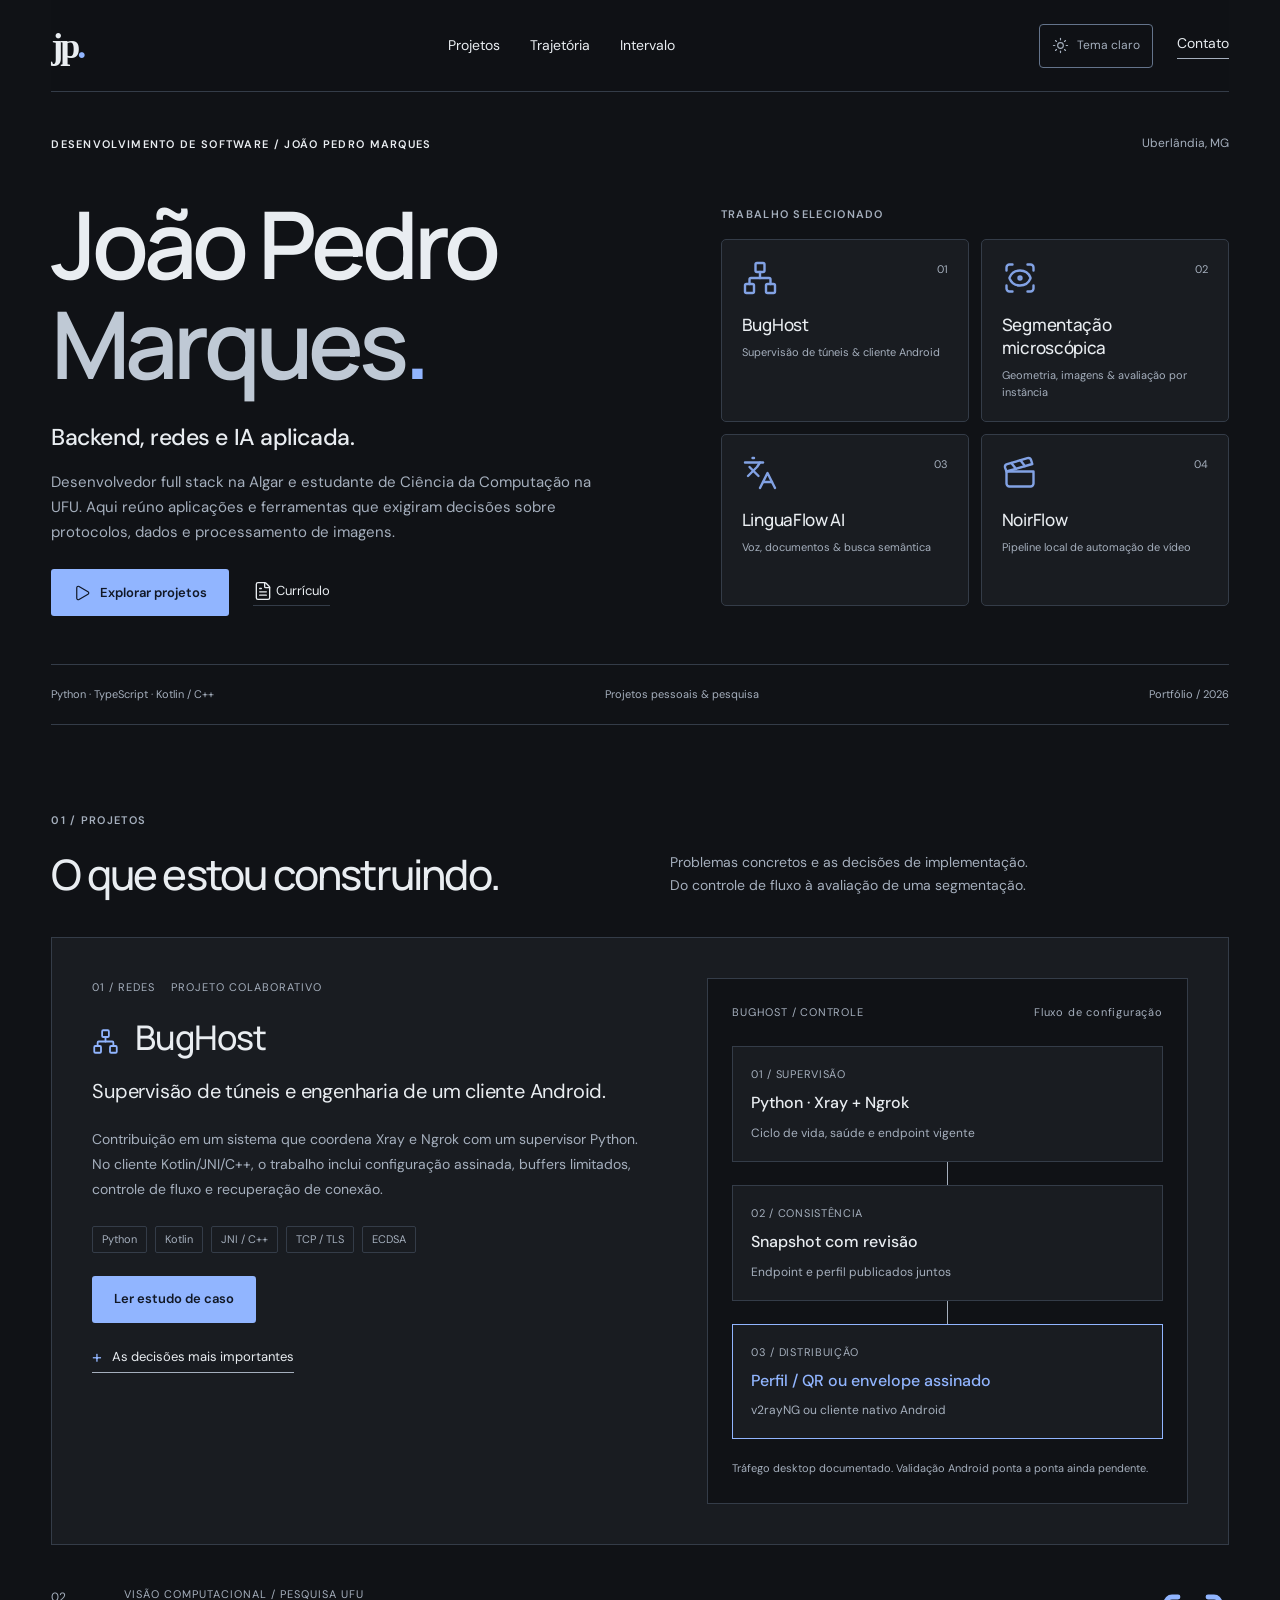
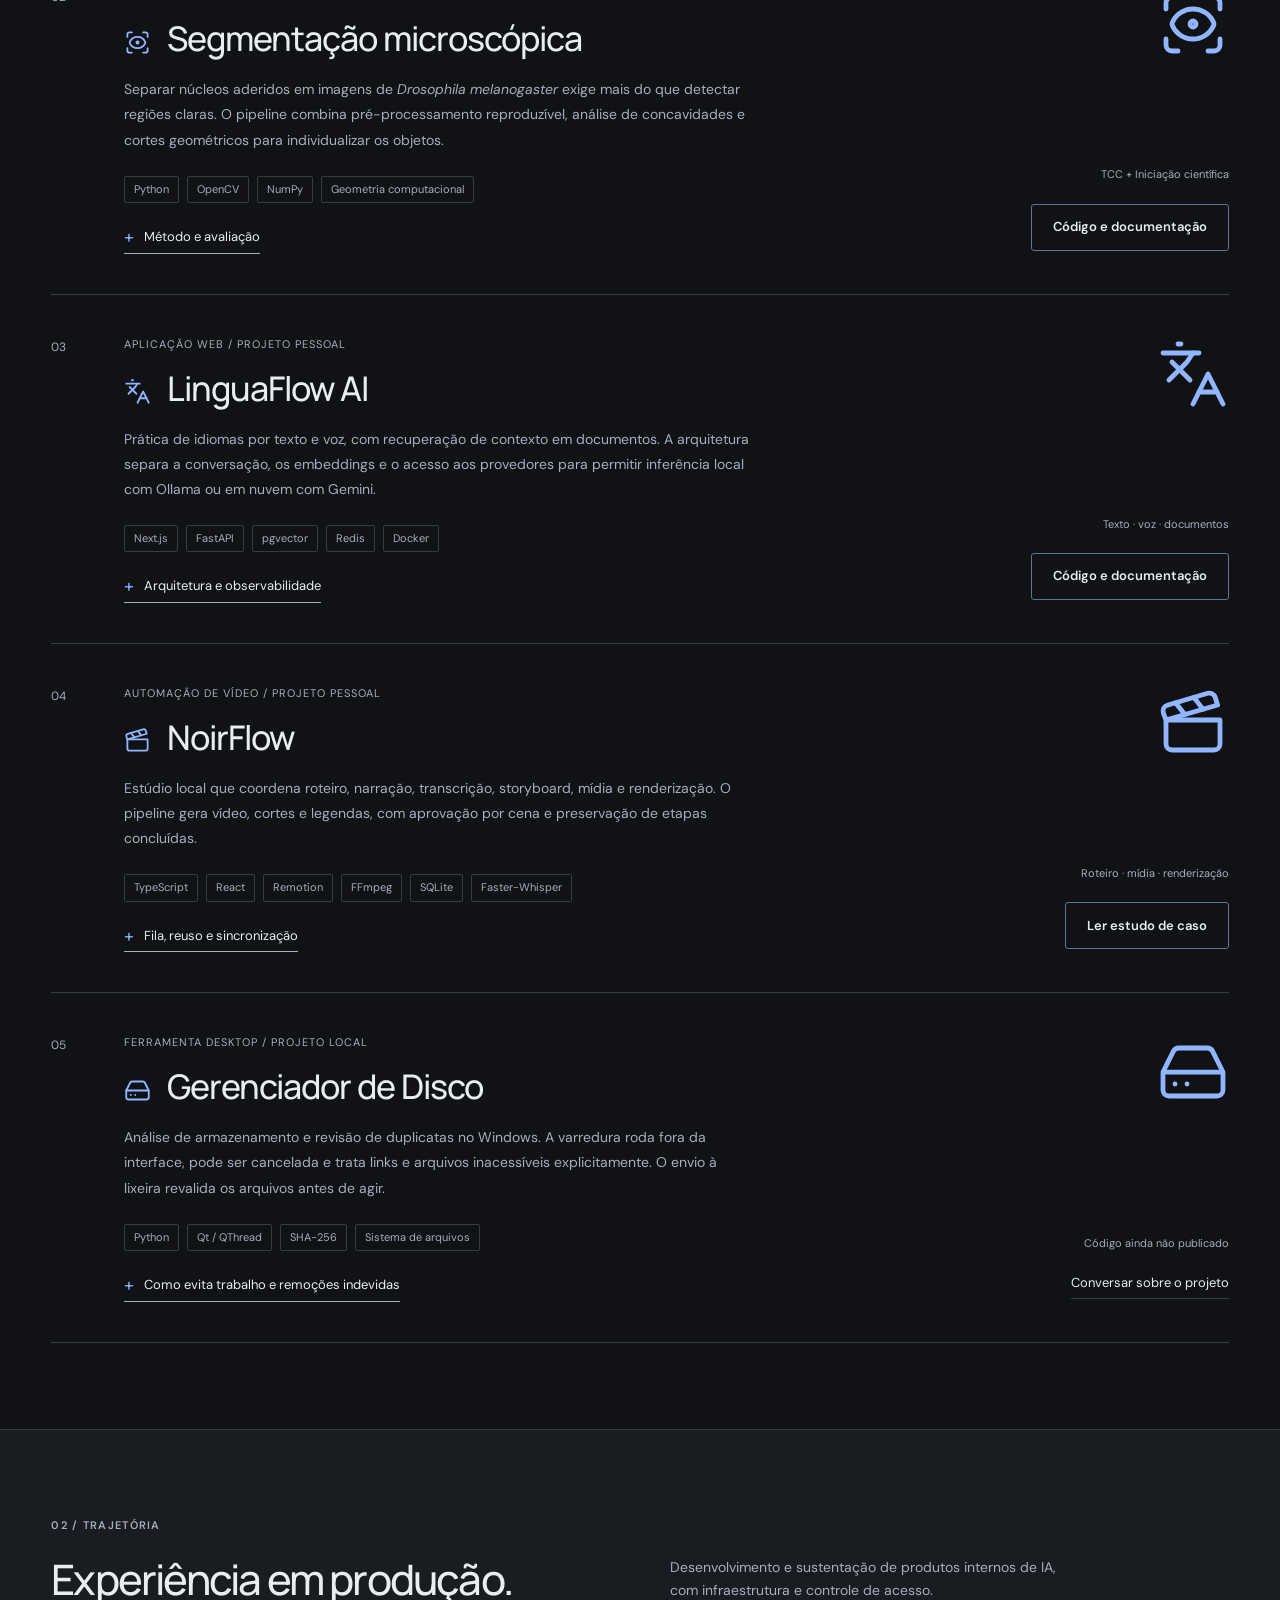
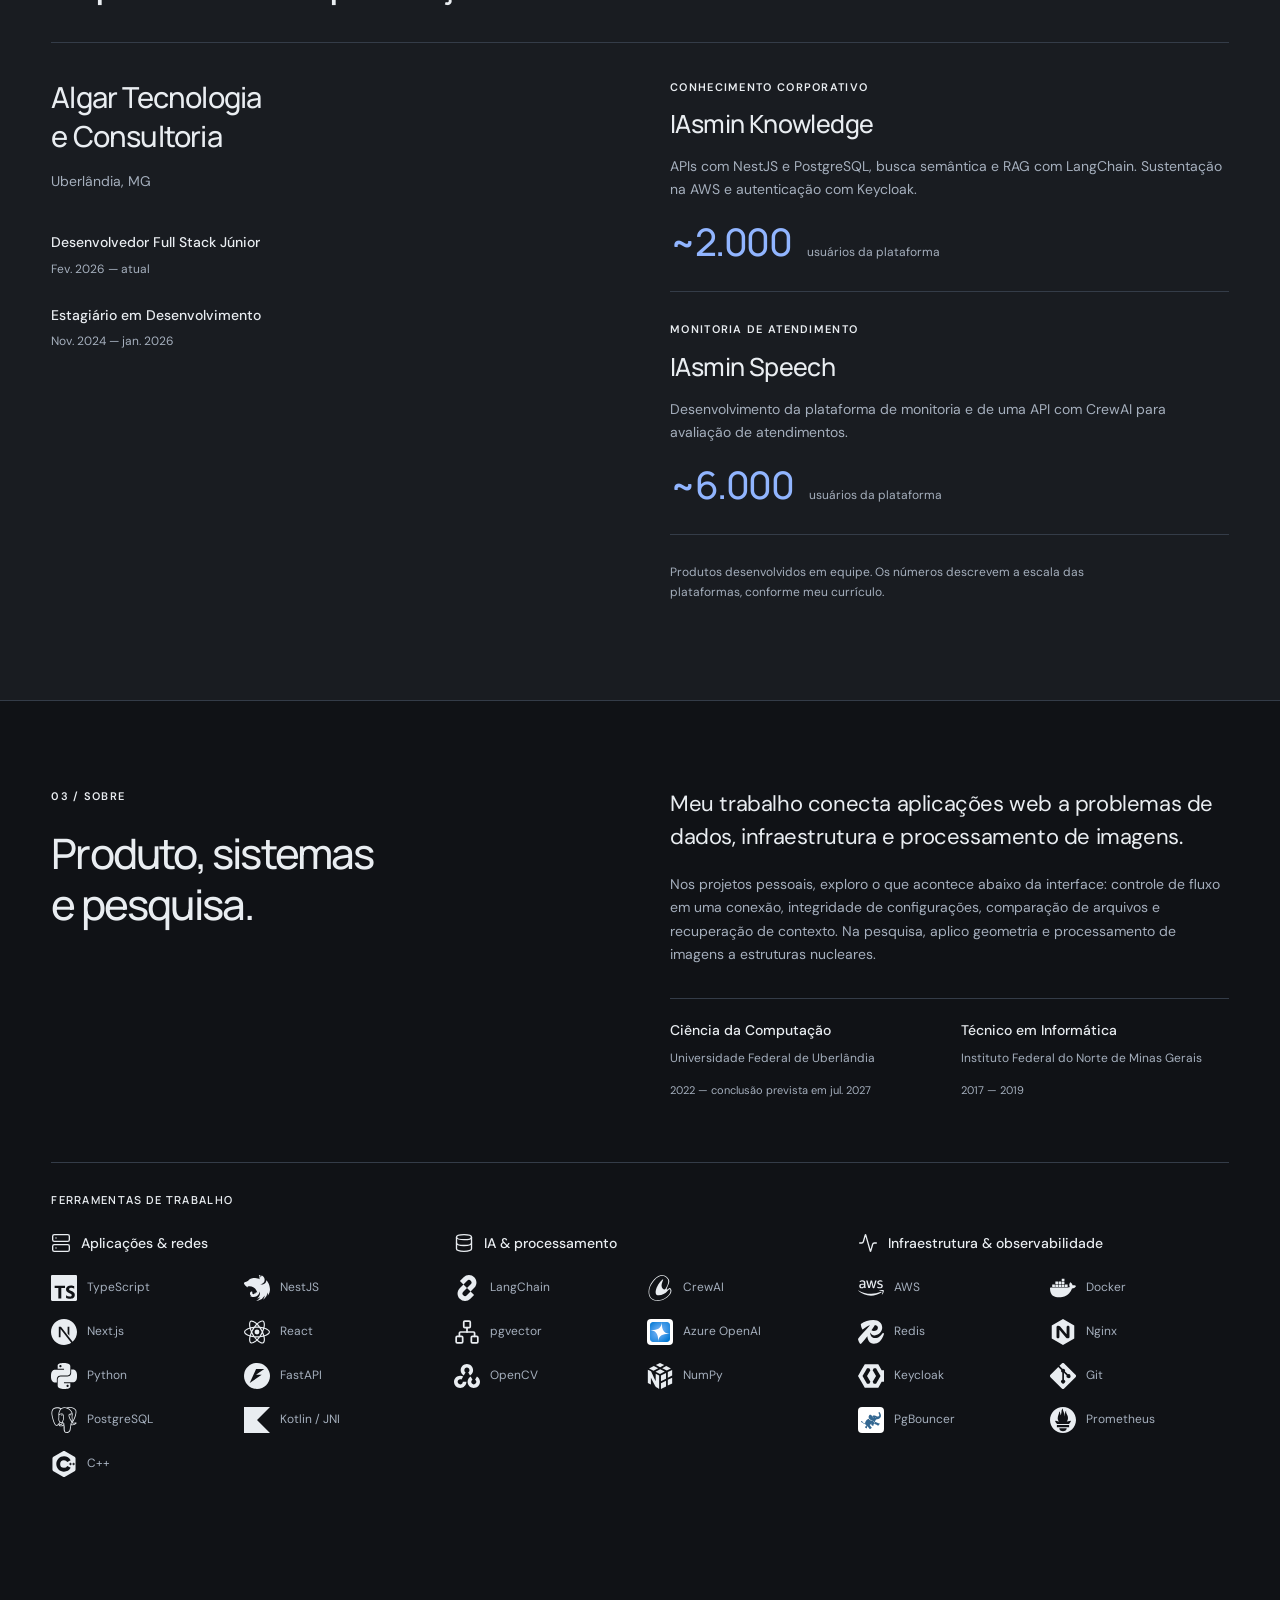
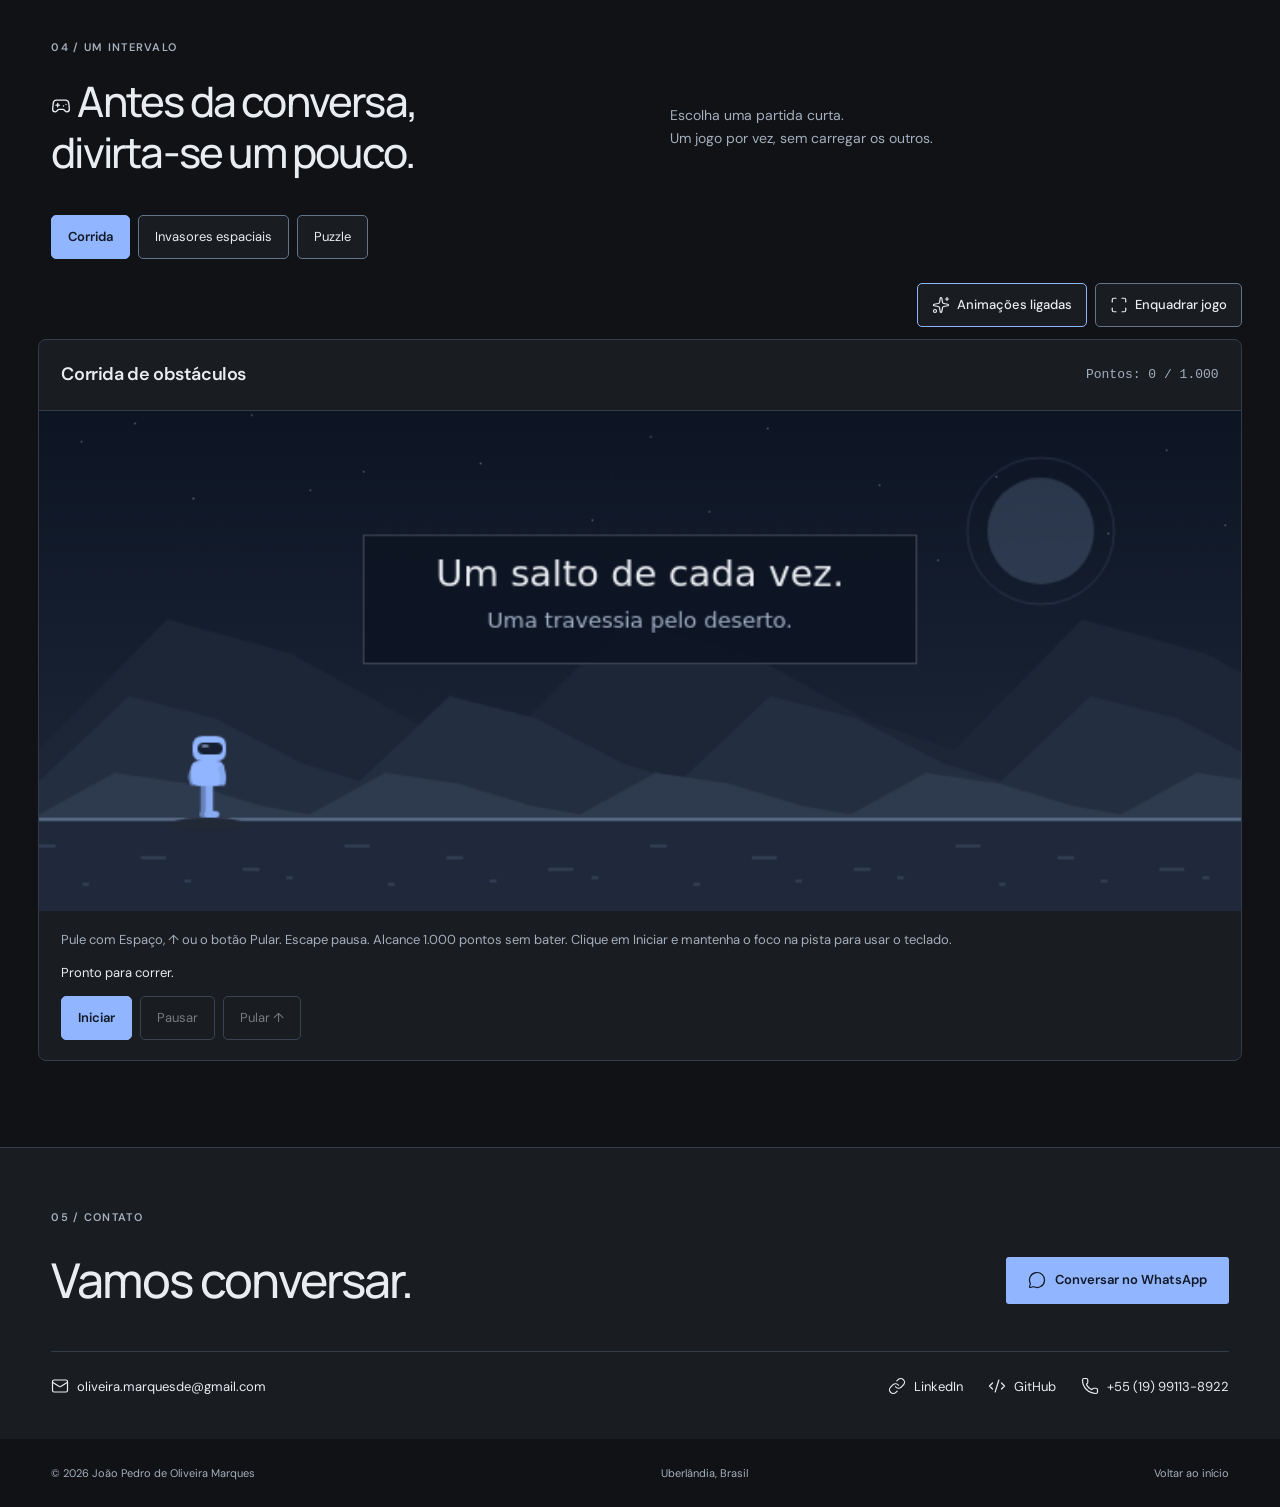
<file: index.html>
<!doctype html>
<html lang="pt-BR" data-theme="dark">
<head>
  <meta charset="utf-8">
  <meta name="viewport" content="width=device-width,initial-scale=1">
  <meta name="theme-color" content="#101216">
  <title>João Pedro Marques — Software, redes & IA</title>
  <meta name="description" content="Desenvolvedor full stack na Algar e estudante da UFU. Projetos em redes, visão computacional, RAG e ferramentas desktop. Conheça as decisões por trás das implementações.">
  <meta property="og:title" content="João Pedro Marques — Software, redes & IA">
  <meta property="og:description" content="Projetos em redes, visão computacional, RAG e ferramentas desktop. Implementações e decisões técnicas.">
  <meta property="og:type" content="website">
  <link rel="icon" type="image/svg+xml" href="data:image/svg+xml,%3Csvg xmlns='http://www.w3.org/2000/svg' viewBox='0 0 64 64'%3E%3Crect width='64' height='64' rx='12' fill='%23191c21'/%3E%3Ctext x='32' y='43' fill='%2391b5ff' text-anchor='middle' font-family='Georgia,serif' font-size='34'%3Ejp%3C/text%3E%3C/svg%3E">
  <script src="theme.js"></script>
  <script src="navigation.js?v=20260930-6" defer></script>
  <link rel="stylesheet" href="styles.css?v=20260930-9">
  <link rel="stylesheet" href="technologies.css">
  <link rel="stylesheet" href="games/styles.css?v=20260930-9">
  <script type="module" src="games/arcade.js?v=20260930-9"></script>
</head>
<body>
<a class="skip" href="#principal">Pular para o conteúdo</a>
<header class="header wrap">
  <a class="wordmark" href="#principal" aria-label="João Pedro, início">jp<span>.</span></a>
  <nav aria-label="Navegação principal"><a href="#projetos">Projetos</a><a href="#trajetoria">Trajetória</a><a href="#arcade">Intervalo</a></nav>
  <div class="header-actions"><button type="button" class="theme-toggle" id="theme-toggle" aria-label="Ativar tema claro"><svg class="icon" aria-hidden="true" viewBox="0 0 24 24" fill="none" stroke="currentColor" stroke-width="1.7" stroke-linecap="round" stroke-linejoin="round"><use href="assets/icons.svg#sun"/></svg><span class="theme-label">Tema claro</span></button><a class="header-contact" href="#contato">Contato</a></div>
</header>
<main id="principal">
  <section class="hero wrap" aria-labelledby="hero-title">
    <div class="hero-top"><p class="eyebrow">Desenvolvimento de software / João Pedro Marques</p><p class="place">Uberlândia, MG</p></div>
    <div class="hero-main">
      <div class="hero-identity">
        <h1 id="hero-title">João Pedro<br><span>Marques<span class="period">.</span></span></h1>
        <p class="hero-description">Backend, redes e IA aplicada.</p>
        <div class="hero-intro"><p>Desenvolvedor full stack na Algar e estudante de Ciência da Computação na UFU. Aqui reúno aplicações e ferramentas que exigiram decisões sobre protocolos, dados e processamento de imagens.</p></div>
        <div class="hero-actions"><a class="button primary" href="#projetos"><svg class="icon" aria-hidden="true" viewBox="0 0 24 24" fill="none" stroke="currentColor" stroke-width="1.7" stroke-linecap="round" stroke-linejoin="round"><use href="assets/icons.svg#play"/></svg>Explorar projetos</a><a class="text-link" href="curriculo.html"><svg class="icon" aria-hidden="true" viewBox="0 0 24 24" fill="none" stroke="currentColor" stroke-width="1.7" stroke-linecap="round" stroke-linejoin="round"><use href="assets/icons.svg#file-text"/></svg> Currículo</a></div>
      </div>
      <aside class="hero-index" aria-label="Projetos em destaque">
        <p class="eyebrow">Trabalho selecionado</p>
        <a class="index-item" href="#bughost"><svg class="icon" aria-hidden="true" viewBox="0 0 24 24" fill="none" stroke="currentColor" stroke-width="1.7" stroke-linecap="round" stroke-linejoin="round"><use href="assets/icons.svg#network"/></svg><span class="index-number">01</span><span><strong>BugHost</strong><small>Supervisão de túneis & cliente Android</small></span></a>
        <a class="index-item" href="#segmentacao"><svg class="icon" aria-hidden="true" viewBox="0 0 24 24" fill="none" stroke="currentColor" stroke-width="1.7" stroke-linecap="round" stroke-linejoin="round"><use href="assets/icons.svg#scan-eye"/></svg><span class="index-number">02</span><span><strong>Segmentação microscópica</strong><small>Geometria, imagens & avaliação por instância</small></span></a>
        <a class="index-item" href="#linguaflow"><svg class="icon" aria-hidden="true" viewBox="0 0 24 24" fill="none" stroke="currentColor" stroke-width="1.7" stroke-linecap="round" stroke-linejoin="round"><use href="assets/icons.svg#languages"/></svg><span class="index-number">03</span><span><strong>LinguaFlow AI</strong><small>Voz, documentos & busca semântica</small></span></a>
        <a class="index-item" href="#noirflow"><svg class="icon" aria-hidden="true" viewBox="0 0 24 24" fill="none" stroke="currentColor" stroke-width="1.7" stroke-linecap="round" stroke-linejoin="round"><use href="assets/icons.svg#clapperboard"/></svg><span class="index-number">04</span><span><strong>NoirFlow</strong><small>Pipeline local de automação de vídeo</small></span></a>
      </aside>
    </div>
    <div class="hero-foot"><span>Python · TypeScript · Kotlin / C++</span><span>Projetos pessoais & pesquisa</span><span>Portfólio / 2026</span></div>
  </section>

  <section class="work wrap section" id="projetos" aria-labelledby="projects-title">
    <div class="section-heading"><p class="eyebrow">01 / Projetos</p><h2 id="projects-title">O que estou construindo.</h2><p>Problemas concretos e as decisões de implementação.<br>Do controle de fluxo à avaliação de uma segmentação.</p></div>
    <article class="featured project" id="bughost">
      <div class="featured-copy">
        <div class="project-overline"><span>01 / Redes</span><span>Projeto colaborativo</span></div>
        <h3><svg class="icon" aria-hidden="true" viewBox="0 0 24 24" fill="none" stroke="currentColor" stroke-width="1.7" stroke-linecap="round" stroke-linejoin="round"><use href="assets/icons.svg#network"/></svg> BugHost</h3>
        <p class="project-summary">Supervisão de túneis e engenharia de um cliente Android.</p>
        <p>Contribuição em um sistema que coordena Xray e Ngrok com um supervisor Python. No cliente Kotlin/JNI/C++, o trabalho inclui configuração assinada, buffers limitados, controle de fluxo e recuperação de conexão.</p>
        <ul class="tags" aria-label="Tecnologias do BugHost"><li>Python</li><li>Kotlin</li><li>JNI / C++</li><li>TCP / TLS</li><li>ECDSA</li></ul>
        <a class="button primary" href="projetos/bughost.html">Ler estudo de caso</a>
        <details><summary>As decisões mais importantes</summary><div class="detail-body">
          <p><strong>Consistência.</strong> Endpoint e perfil de conexão são publicados em snapshots com revisão, evitando combinar dados de momentos diferentes.</p>
          <p><strong>Confiança.</strong> Configuração assinada com P-256/ECDSA e verificação de validade e revisão no cliente, com chave pública provisionada fora do envelope.</p>
          <p><strong>Controle de fluxo.</strong> Quando a janela de envio está cheia, o núcleo nativo pausa a leitura do TUN. Frames acima do limite são rejeitados, em vez de truncados.</p>
        </div></details>
      </div>
      <figure class="architecture"><figcaption><span>BUGHOST / CONTROLE</span><span>Fluxo de configuração</span></figcaption>
        <div class="arch-node"><span class="node-label">01 / Supervisão</span><strong>Python · Xray + Ngrok</strong><small>Ciclo de vida, saúde e endpoint vigente</small></div><div class="connector" aria-hidden="true"></div>
        <div class="arch-node"><span class="node-label">02 / Consistência</span><strong>Snapshot com revisão</strong><small>Endpoint e perfil publicados juntos</small></div><div class="connector" aria-hidden="true"></div>
        <div class="arch-node accent"><span class="node-label">03 / Distribuição</span><strong>Perfil / QR ou envelope assinado</strong><small>v2rayNG ou cliente nativo Android</small></div>
        <p class="diagram-note">Tráfego desktop documentado. Validação Android ponta a ponta ainda pendente.</p>
      </figure>
    </article>

    <article class="project project-row" id="segmentacao">
      <div class="project-number">02</div><div class="row-body">
        <div class="project-overline"><span>Visão computacional / Pesquisa UFU</span></div>
        <h3><svg class="icon" aria-hidden="true" viewBox="0 0 24 24" fill="none" stroke="currentColor" stroke-width="1.7" stroke-linecap="round" stroke-linejoin="round"><use href="assets/icons.svg#scan-eye"/></svg> Segmentação microscópica</h3>
        <p>Separar núcleos aderidos em imagens de <i>Drosophila melanogaster</i> exige mais do que detectar regiões claras. O pipeline combina pré-processamento reproduzível, análise de concavidades e cortes geométricos para individualizar os objetos.</p>
        <ul class="tags"><li>Python</li><li>OpenCV</li><li>NumPy</li><li>Geometria computacional</li></ul>
        <details><summary>Método e avaliação</summary><div class="detail-body">
          <p><strong>Reprodução.</strong> Receitas JSON registram os filtros e parâmetros do pré-processamento. A análise de contornos orienta a proposta de cortes.</p>
          <p><strong>Avaliação.</strong> A comparação com anotações manuais mede a sobreposição de massa e a correspondência entre instâncias. Dice e F1 por instância respondem a perguntas diferentes; por isso, o pipeline usa ambos.</p>
          <p><strong>Inspeção.</strong> Máscaras, contornos e imagens de sobreposição permitem revisar erros de separação, além dos números agregados.</p>
        </div></details>
      </div><div class="row-side"><div class="project-visual" aria-hidden="true"><svg class="icon" aria-hidden="true" viewBox="0 0 24 24" fill="none" stroke="currentColor" stroke-width="1.7" stroke-linecap="round" stroke-linejoin="round"><use href="assets/icons.svg#scan-eye"/></svg></div><span class="side-label">TCC + Iniciação científica</span><a class="button outline" href="https://github.com/markesjp/projeto_tcc" target="_blank" rel="noopener noreferrer">Código e documentação</a></div>
    </article>

    <article class="project project-row" id="linguaflow">
      <div class="project-number">03</div><div class="row-body">
        <div class="project-overline"><span>Aplicação web / Projeto pessoal</span></div>
        <h3><svg class="icon" aria-hidden="true" viewBox="0 0 24 24" fill="none" stroke="currentColor" stroke-width="1.7" stroke-linecap="round" stroke-linejoin="round"><use href="assets/icons.svg#languages"/></svg> LinguaFlow AI</h3>
        <p>Prática de idiomas por texto e voz, com recuperação de contexto em documentos. A arquitetura separa a conversação, os embeddings e o acesso aos provedores para permitir inferência local com Ollama ou em nuvem com Gemini.</p>
        <ul class="tags"><li>Next.js</li><li>FastAPI</li><li>pgvector</li><li>Redis</li><li>Docker</li></ul>
        <details><summary>Arquitetura e observabilidade</summary><div class="detail-body">
          <p><strong>Recuperação.</strong> Upload, divisão de documentos em trechos, embeddings e busca vetorial no PostgreSQL. O contexto recuperado fundamenta as respostas.</p>
          <p><strong>Operação.</strong> Painel administrativo com latência e auditoria de tokens, autenticação com Google OAuth e cookies HTTP-only.</p>
          <p><strong>Infraestrutura.</strong> Nginx, Redis e PgBouncer com Docker Compose; Prometheus disponível como componente opcional de monitoramento.</p>
        </div></details>
      </div><div class="row-side"><div class="project-visual" aria-hidden="true"><svg class="icon" aria-hidden="true" viewBox="0 0 24 24" fill="none" stroke="currentColor" stroke-width="1.7" stroke-linecap="round" stroke-linejoin="round"><use href="assets/icons.svg#languages"/></svg></div><span class="side-label">Texto · voz · documentos</span><a class="button outline" href="https://github.com/markesjp/language_ai_app" target="_blank" rel="noopener noreferrer">Código e documentação</a></div>
    </article>

    <article class="project project-row" id="noirflow">
      <div class="project-number">04</div><div class="row-body">
        <div class="project-overline"><span>Automação de vídeo / Projeto pessoal</span></div>
        <h3><svg class="icon" aria-hidden="true" viewBox="0 0 24 24" fill="none" stroke="currentColor" stroke-width="1.7" stroke-linecap="round" stroke-linejoin="round"><use href="assets/icons.svg#clapperboard"/></svg> NoirFlow</h3>
        <p>Estúdio local que coordena roteiro, narração, transcrição, storyboard, mídia e renderização. O pipeline gera vídeo, cortes e legendas, com aprovação por cena e preservação de etapas concluídas.</p>
        <ul class="tags"><li>TypeScript</li><li>React</li><li>Remotion</li><li>FFmpeg</li><li>SQLite</li><li>Faster-Whisper</li></ul>
        <details><summary>Fila, reuso e sincronização</summary><div class="detail-body">
          <p><strong>Fila por recurso.</strong> Limites independentes para CPU, GPU, renderização e rede, com cancelamento e checkpoints.</p>
          <p><strong>Mídia compartilhada.</strong> A biblioteca identifica arquivos por SHA-256 e usa escrita atômica para reutilizar os recursos.</p>
          <p><strong>Áudio e derivados.</strong> Alterar a voz invalida palavras, alinhamento e cortes, exigindo recalcular essas etapas antes da renderização.</p>
        </div></details>
      </div><div class="row-side"><div class="project-visual" aria-hidden="true"><svg class="icon" aria-hidden="true" viewBox="0 0 24 24" fill="none" stroke="currentColor" stroke-width="1.7" stroke-linecap="round" stroke-linejoin="round"><use href="assets/icons.svg#clapperboard"/></svg></div><span class="side-label">Roteiro · mídia · renderização</span><a class="button outline" href="projetos/noirflow.html">Ler estudo de caso</a></div>
    </article>

    <article class="project project-row" id="disk-usage">
      <div class="project-number">05</div><div class="row-body">
        <div class="project-overline"><span>Ferramenta desktop / Projeto local</span></div>
        <h3><svg class="icon" aria-hidden="true" viewBox="0 0 24 24" fill="none" stroke="currentColor" stroke-width="1.7" stroke-linecap="round" stroke-linejoin="round"><use href="assets/icons.svg#hard-drive"/></svg> Gerenciador de Disco</h3>
        <p>Análise de armazenamento e revisão de duplicatas no Windows. A varredura roda fora da interface, pode ser cancelada e trata links e arquivos inacessíveis explicitamente. O envio à lixeira revalida os arquivos antes de agir.</p>
        <ul class="tags"><li>Python</li><li>Qt / QThread</li><li>SHA-256</li><li>Sistema de arquivos</li></ul>
        <details><summary>Como evita trabalho e remoções indevidas</summary><div class="detail-body">
          <p><strong>Comparação em etapas.</strong> Primeiro o tamanho, depois um hash parcial e, por fim, SHA-256 completo. A identidade do arquivo impede contar hardlinks como cópias independentes.</p>
          <p><strong>Revalidação.</strong> Antes de cada envio à lixeira, a operação verifica identidade, tamanho, modificação e hash, inclusive da cópia preservada.</p>
          <p><strong>Limites de diretório.</strong> A política de caminhos bloqueia escapes da raiz, namespaces UNC, links e árvores protegidas. O projeto permanece local, com distribuição para Windows ainda em validação.</p>
        </div></details>
      </div><div class="row-side"><div class="project-visual" aria-hidden="true"><svg class="icon" aria-hidden="true" viewBox="0 0 24 24" fill="none" stroke="currentColor" stroke-width="1.7" stroke-linecap="round" stroke-linejoin="round"><use href="assets/icons.svg#hard-drive"/></svg></div><span class="side-label">Código ainda não publicado</span><a class="text-link" href="mailto:oliveira.marquesde@gmail.com?subject=Gerenciador%20de%20Disco">Conversar sobre o projeto</a></div>
    </article>
  </section>

  <section class="experience section" id="trajetoria" aria-labelledby="experience-title"><div class="wrap">
    <div class="section-heading"><p class="eyebrow">02 / Trajetória</p><h2 id="experience-title">Experiência em produção.</h2><p>Desenvolvimento e sustentação de produtos internos de IA,<br>com infraestrutura e controle de acesso.</p></div>
    <div class="experience-grid"><div class="company"><h3>Algar Tecnologia<br>e Consultoria</h3><p>Uberlândia, MG</p><div class="roles"><p><strong>Desenvolvedor Full Stack Júnior</strong><span>Fev. 2026 — atual</span></p><p><strong>Estagiário em Desenvolvimento</strong><span>Nov. 2024 — jan. 2026</span></p></div></div>
      <div class="experience-content"><article><p class="eyebrow">Conhecimento corporativo</p><h3>IAsmin Knowledge</h3><p>APIs com NestJS e PostgreSQL, busca semântica e RAG com LangChain. Sustentação na AWS e autenticação com Keycloak.</p><p class="metric"><strong>~2.000</strong><span>usuários da plataforma</span></p></article><article><p class="eyebrow">Monitoria de atendimento</p><h3>IAsmin Speech</h3><p>Desenvolvimento da plataforma de monitoria e de uma API com CrewAI para avaliação de atendimentos.</p><p class="metric"><strong>~6.000</strong><span>usuários da plataforma</span></p></article><p class="experience-note">Produtos desenvolvidos em equipe. Os números descrevem a escala das plataformas, conforme meu currículo.</p></div>
    </div>
  </div></section>

  <section class="about wrap section" id="sobre" aria-labelledby="about-title"><div><p class="eyebrow">03 / Sobre</p><h2 id="about-title">Produto, sistemas<br>e pesquisa.</h2></div>
    <div class="about-content"><p class="large-copy">Meu trabalho conecta aplicações web a problemas de dados, infraestrutura e processamento de imagens.</p><p>Nos projetos pessoais, exploro o que acontece abaixo da interface: controle de fluxo em uma conexão, integridade de configurações, comparação de arquivos e recuperação de contexto. Na pesquisa, aplico geometria e processamento de imagens a estruturas nucleares.</p><div class="education"><p><strong>Ciência da Computação</strong><span>Universidade Federal de Uberlândia</span><small>2022 — conclusão prevista em jul. 2027</small></p><p><strong>Técnico em Informática</strong><span>Instituto Federal do Norte de Minas Gerais</span><small>2017 — 2019</small></p></div></div>
  </section>
  <section class="toolkit wrap" aria-labelledby="toolkit-title">
    <h2 class="eyebrow" id="toolkit-title">Ferramentas de trabalho</h2>
    <div class="toolkit-grid">
      <div>
        <h3><svg class="icon" aria-hidden="true" viewBox="0 0 24 24"><use href="assets/icons.svg#server"/></svg>Aplicações & redes</h3>
        <ul class="technology-list" aria-label="Aplicações & redes">
          <li class="technology"><svg class="technology-icon" aria-hidden="true" viewBox="0 0 24 24"><use href="assets/technology-icons.svg#typescript"/></svg><span>TypeScript</span></li>
          <li class="technology"><svg class="technology-icon" aria-hidden="true" viewBox="0 0 24 24"><use href="assets/technology-icons.svg#nestjs"/></svg><span>NestJS</span></li>
          <li class="technology"><svg class="technology-icon" aria-hidden="true" viewBox="0 0 24 24"><use href="assets/technology-icons.svg#nextdotjs"/></svg><span>Next.js</span></li>
          <li class="technology"><svg class="technology-icon" aria-hidden="true" viewBox="0 0 24 24"><use href="assets/technology-icons.svg#react"/></svg><span>React</span></li>
          <li class="technology"><svg class="technology-icon" aria-hidden="true" viewBox="0 0 24 24"><use href="assets/technology-icons.svg#python"/></svg><span>Python</span></li>
          <li class="technology"><svg class="technology-icon" aria-hidden="true" viewBox="0 0 24 24"><use href="assets/technology-icons.svg#fastapi"/></svg><span>FastAPI</span></li>
          <li class="technology"><svg class="technology-icon" aria-hidden="true" viewBox="0 0 24 24"><use href="assets/technology-icons.svg#postgresql"/></svg><span>PostgreSQL</span></li>
          <li class="technology"><svg class="technology-icon" aria-hidden="true" viewBox="0 0 24 24"><use href="assets/technology-icons.svg#kotlin"/></svg><span>Kotlin / JNI</span></li>
          <li class="technology"><svg class="technology-icon" aria-hidden="true" viewBox="0 0 24 24"><use href="assets/technology-icons.svg#cplusplus"/></svg><span>C++</span></li>
        </ul>
      </div>
      <div>
        <h3><svg class="icon" aria-hidden="true" viewBox="0 0 24 24"><use href="assets/icons.svg#database"/></svg>IA & processamento</h3>
        <ul class="technology-list" aria-label="IA & processamento">
          <li class="technology"><svg class="technology-icon" aria-hidden="true" viewBox="0 0 24 24"><use href="assets/technology-icons.svg#langchain"/></svg><span>LangChain</span></li>
          <li class="technology"><svg class="technology-icon" aria-hidden="true" viewBox="0 0 24 24"><use href="assets/technology-icons.svg#crewai"/></svg><span>CrewAI</span></li>
          <li class="technology"><svg class="technology-icon technology-icon--functional" aria-hidden="true" viewBox="0 0 24 24"><use href="assets/icons.svg#network"/></svg><span>pgvector</span></li>
          <li class="technology"><img class="technology-icon technology-icon--original" src="assets/technologies/azureopenai.svg" alt="" width="26" height="26" loading="lazy" decoding="async"><span>Azure OpenAI</span></li>
          <li class="technology"><svg class="technology-icon" aria-hidden="true" viewBox="0 0 24 24"><use href="assets/technology-icons.svg#opencv"/></svg><span>OpenCV</span></li>
          <li class="technology"><svg class="technology-icon" aria-hidden="true" viewBox="0 0 24 24"><use href="assets/technology-icons.svg#numpy"/></svg><span>NumPy</span></li>
        </ul>
      </div>
      <div>
        <h3><svg class="icon" aria-hidden="true" viewBox="0 0 24 24"><use href="assets/icons.svg#activity"/></svg>Infraestrutura & observabilidade</h3>
        <ul class="technology-list" aria-label="Infraestrutura & observabilidade">
          <li class="technology"><svg class="technology-icon" aria-hidden="true" viewBox="0 0 24 24"><use href="assets/technology-icons.svg#aws"/></svg><span>AWS</span></li>
          <li class="technology"><svg class="technology-icon" aria-hidden="true" viewBox="0 0 24 24"><use href="assets/technology-icons.svg#docker"/></svg><span>Docker</span></li>
          <li class="technology"><svg class="technology-icon" aria-hidden="true" viewBox="0 0 24 24"><use href="assets/technology-icons.svg#redis"/></svg><span>Redis</span></li>
          <li class="technology"><svg class="technology-icon" aria-hidden="true" viewBox="0 0 24 24"><use href="assets/technology-icons.svg#nginx"/></svg><span>Nginx</span></li>
          <li class="technology"><svg class="technology-icon" aria-hidden="true" viewBox="0 0 24 24"><use href="assets/technology-icons.svg#keycloak"/></svg><span>Keycloak</span></li>
          <li class="technology"><svg class="technology-icon" aria-hidden="true" viewBox="0 0 24 24"><use href="assets/technology-icons.svg#git"/></svg><span>Git</span></li>
          <li class="technology"><img class="technology-icon technology-icon--original" src="assets/technologies/pgbouncer.svg" alt="" width="26" height="26" loading="lazy" decoding="async"><span>PgBouncer</span></li>
          <li class="technology"><svg class="technology-icon" aria-hidden="true" viewBox="0 0 24 24"><use href="assets/technology-icons.svg#prometheus"/></svg><span>Prometheus</span></li>
        </ul>
      </div>
    </div>
  </section>

  <section class="arcade-section section wrap" id="arcade" aria-labelledby="arcade-title">
    <div class="section-heading"><p class="eyebrow">04 / Um intervalo</p><h2 id="arcade-title"><svg class="icon" aria-hidden="true" viewBox="0 0 24 24" fill="none" stroke="currentColor" stroke-width="1.7" stroke-linecap="round" stroke-linejoin="round"><use href="assets/icons.svg#gamepad-2"/></svg> Antes da conversa,<br>divirta-se um pouco.</h2><p>Escolha uma partida curta.<br>Um jogo por vez, sem carregar os outros.</p></div>
    <div class="arcade-switcher" role="group" aria-label="Escolher um jogo"><button type="button" data-game="runner" aria-pressed="false">Corrida</button><button type="button" data-game="invaders" aria-pressed="false">Invasores espaciais</button><button type="button" data-game="puzzle" aria-pressed="false">Puzzle</button></div>
    <div class="arcade-frame" id="arcade-frame">
      <div class="arcade-settings" aria-label="Opções do jogo">
        <button type="button" id="arcade-motion-toggle" aria-pressed="false"><svg class="icon" aria-hidden="true" viewBox="0 0 24 24"><use href="assets/icons.svg?v=20260930-3#sparkles"/></svg><span class="arcade-setting-label">Animações</span></button>
        <button type="button" id="arcade-fit-toggle" aria-pressed="false"><svg class="icon" aria-hidden="true" viewBox="0 0 24 24"><use href="assets/icons.svg?v=20260930-3#maximize"/></svg><span class="arcade-setting-label">Enquadrar jogo</span></button>
      </div>
      <div id="arcade-stage" aria-live="polite"><p>Os jogos são carregados quando você chega a esta seção.</p></div>
    </div>
    <noscript><p>Ative o JavaScript para jogar. O restante do portfólio funciona sem ele.</p></noscript>
  </section>

  <section class="contact" id="contato" aria-labelledby="contact-title"><div class="wrap"><p class="eyebrow">05 / Contato</p><div class="contact-title"><h2 id="contact-title">Vamos conversar.</h2><a class="button contact-button" href="https://wa.me/5519991138922" target="_blank" rel="noopener noreferrer"><svg class="icon" aria-hidden="true" viewBox="0 0 24 24" fill="none" stroke="currentColor" stroke-width="1.7" stroke-linecap="round" stroke-linejoin="round"><use href="assets/icons.svg#message-circle"/></svg>Conversar no WhatsApp</a></div><div class="contact-links"><a href="mailto:oliveira.marquesde@gmail.com"><svg class="icon" aria-hidden="true" viewBox="0 0 24 24" fill="none" stroke="currentColor" stroke-width="1.7" stroke-linecap="round" stroke-linejoin="round"><use href="assets/icons.svg#mail"/></svg>oliveira.marquesde@gmail.com</a><a href="https://www.linkedin.com/in/jo%C3%A3o-pedro-de-oliveira-marques-78a300253/" target="_blank" rel="noopener noreferrer"><svg class="icon" aria-hidden="true" viewBox="0 0 24 24" fill="none" stroke="currentColor" stroke-width="1.7" stroke-linecap="round" stroke-linejoin="round"><use href="assets/icons.svg#link"/></svg>LinkedIn</a><a href="https://github.com/markesjp" target="_blank" rel="noopener noreferrer"><svg class="icon" aria-hidden="true" viewBox="0 0 24 24" fill="none" stroke="currentColor" stroke-width="1.7" stroke-linecap="round" stroke-linejoin="round"><use href="assets/icons.svg#code-xml"/></svg>GitHub</a><a href="tel:+5519991138922"><svg class="icon" aria-hidden="true" viewBox="0 0 24 24" fill="none" stroke="currentColor" stroke-width="1.7" stroke-linecap="round" stroke-linejoin="round"><use href="assets/icons.svg#phone"/></svg>+55 (19) 99113-8922</a></div></div></section>
</main>
<footer class="wrap"><span>© 2026 João Pedro de Oliveira Marques</span><span>Uberlândia, Brasil</span><a href="#principal">Voltar ao início</a></footer>
</body>
</html>
</file>
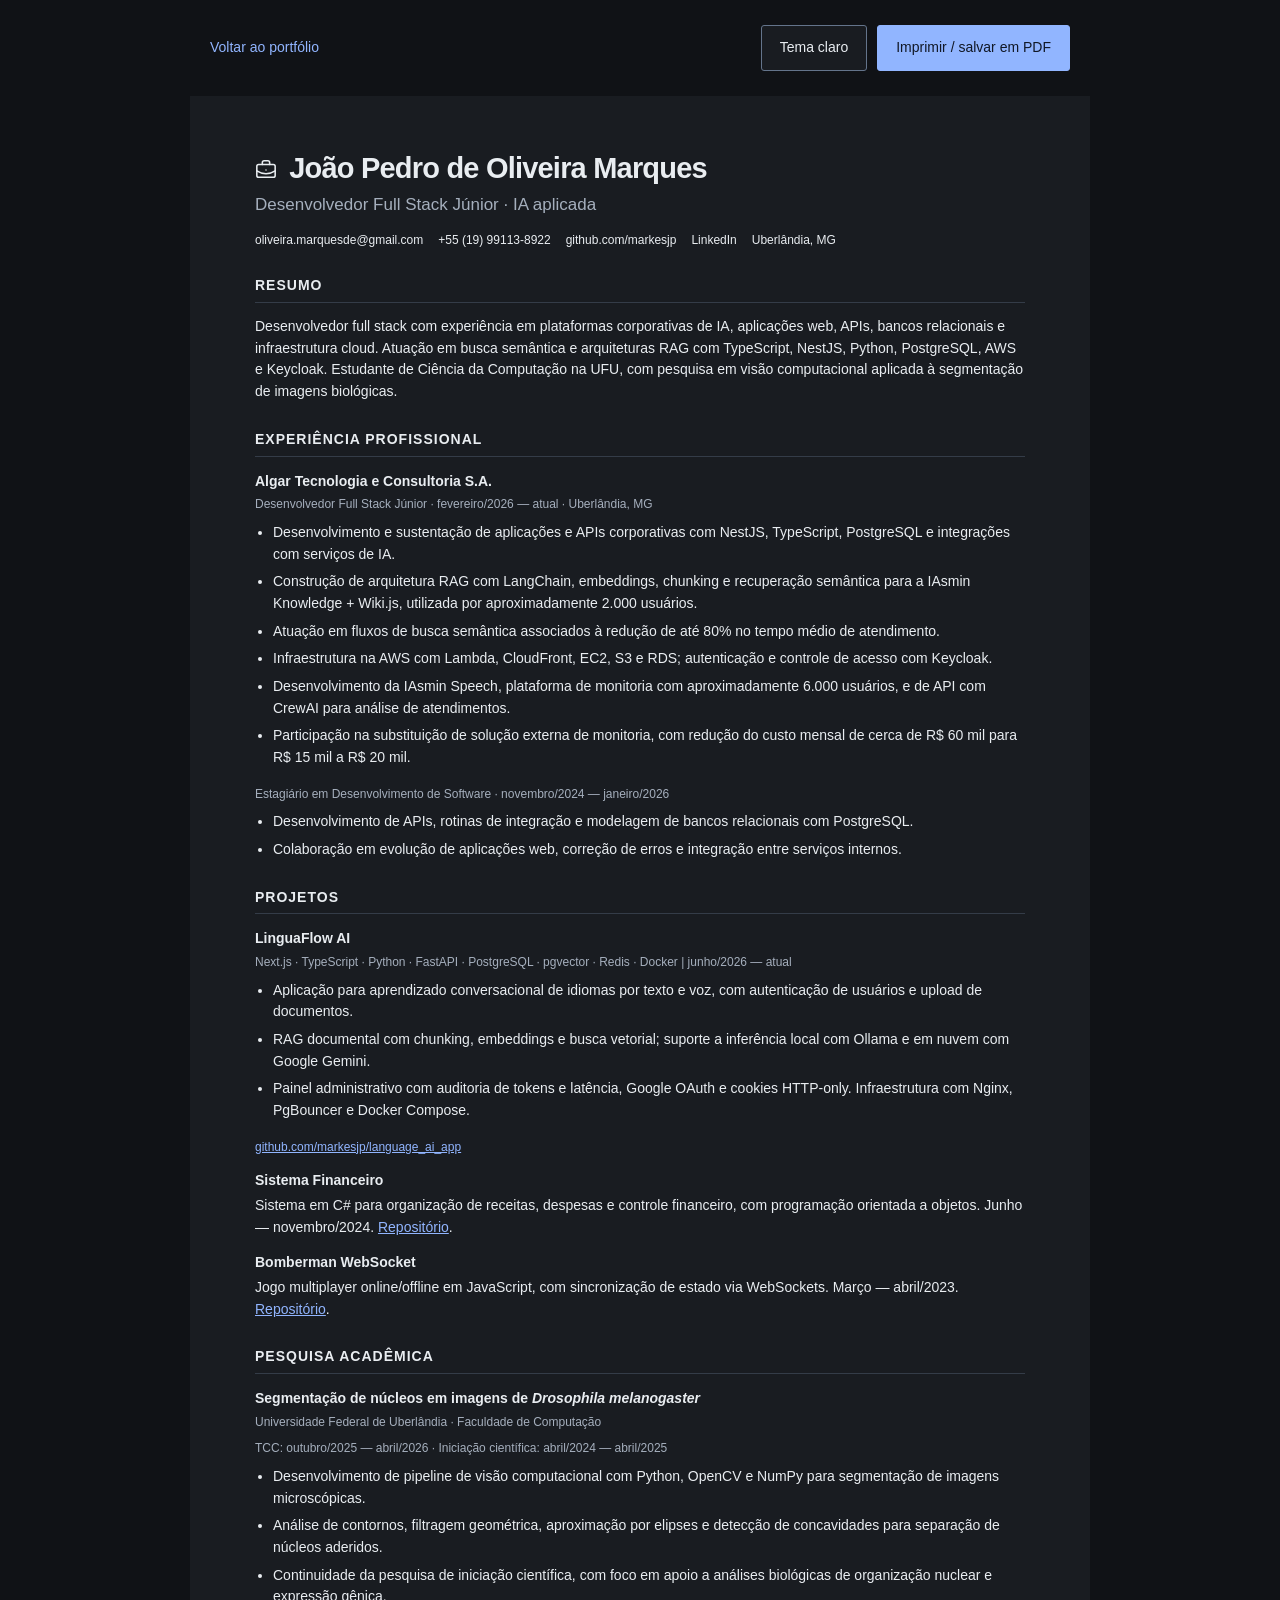
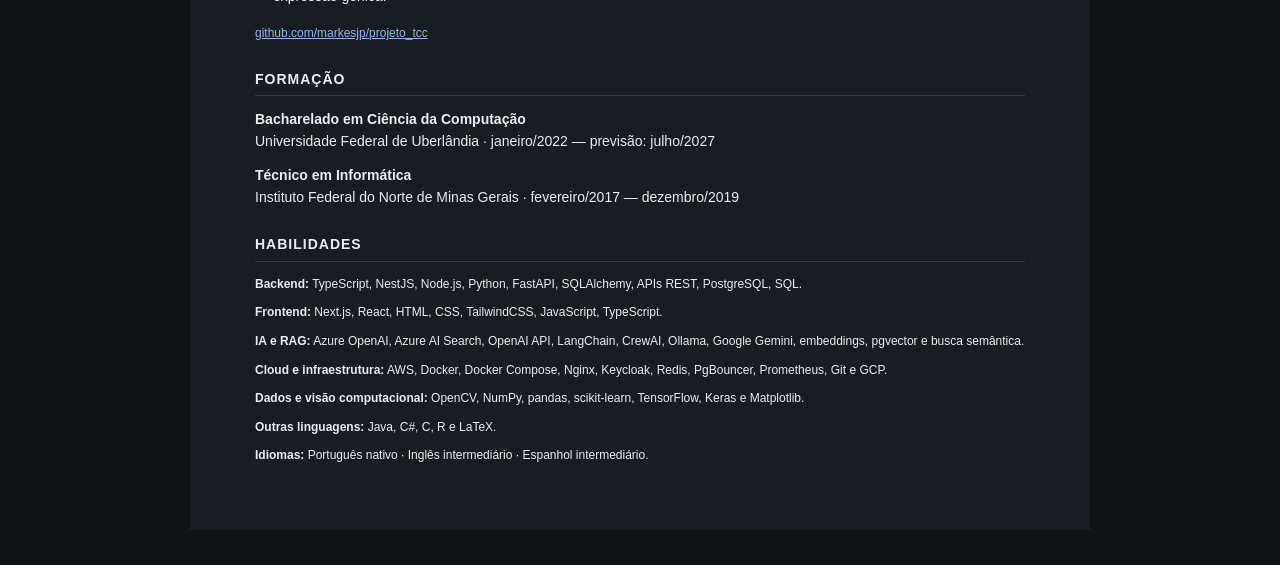
<file: curriculo.html>
<!doctype html>
<html lang="pt-BR" data-theme="dark"><head><meta charset="utf-8"><meta name="viewport" content="width=device-width,initial-scale=1"><meta name="theme-color" content="#101216"><title>Currículo — João Pedro de Oliveira Marques</title><meta name="description" content="Currículo de João Pedro de Oliveira Marques. Desenvolvimento full stack, IA aplicada e visão computacional."><script src="theme.js"></script><style>
:root{color-scheme:dark;--cv-bg:#101216;--cv-paper:#191c21;--cv-ink:#e9edf1;--cv-muted:#a5afbd;--cv-border:#343c48;--cv-control-border:#64748b;--cv-accent:#91b5ff;--cv-action-ink:#111826}
html[data-theme="light"]{color-scheme:light;--cv-bg:#eceef3;--cv-paper:#fff;--cv-ink:#202126;--cv-muted:#555;--cv-border:#bbb;--cv-control-border:#738196;--cv-accent:#315fb5;--cv-action-ink:#fff}
*{box-sizing:border-box}body{margin:0;background:var(--cv-bg);color:var(--cv-ink);font:14px/1.55 Arial,sans-serif}
.toolbar{max-width:900px;margin:25px auto;display:flex;justify-content:space-between;align-items:center;gap:18px;padding:0 20px}.toolbar-actions{display:flex;flex-wrap:wrap;gap:10px}.toolbar a{color:var(--cv-accent);text-decoration:none}.toolbar button{background:var(--cv-accent);color:var(--cv-action-ink);border:1px solid var(--cv-accent);border-radius:3px;min-height:44px;padding:11px 18px;font:inherit;cursor:pointer}.toolbar .theme-toggle{background:var(--cv-paper);color:var(--cv-ink);border-color:var(--cv-control-border)}
.paper{max-width:900px;margin:0 auto 35px;background:var(--cv-paper);padding:55px 65px}h1{font-size:29px;letter-spacing:-.8px;line-height:1.2;margin:0 0 7px}.role{font-size:17px;margin:0 0 12px;color:var(--cv-muted)}.contacts{font-size:12px;display:flex;flex-wrap:wrap;gap:4px 15px}.contacts a{color:var(--cv-ink);text-decoration:none;overflow-wrap:anywhere}h2{font-size:14px;letter-spacing:1px;text-transform:uppercase;border-bottom:1px solid var(--cv-border);padding-bottom:5px;margin:26px 0 13px}h3{font-size:14px;margin:14px 0 3px}.meta{color:var(--cv-muted);font-size:12px;margin:0 0 8px}p{margin:0 0 10px}ul{padding-left:18px;margin:7px 0 16px}li{margin-bottom:6px}a{color:var(--cv-accent)}.education p{margin-bottom:12px}.skills p{font-size:12px}button:focus-visible,a:focus-visible{outline:2px solid var(--cv-accent);outline-offset:4px}.icon{width:22px;height:22px;vertical-align:middle;margin-right:5px;color:inherit}
@page{size:A4;margin:15mm}
@media print{:root{color-scheme:light}body{background:#fff;color:#202126;font-size:10.5pt}.toolbar{display:none}.paper{margin:0;max-width:none;padding:0;background:#fff;color:#202126}h1{font-size:23pt}h2{margin-top:19px;border-color:#bbb}h3{break-after:avoid}li,p{orphans:3;widows:3}.contacts{font-size:9pt}a,.contacts a{color:inherit}.role,.meta{color:#555}.education p{break-inside:avoid}}
@media(max-width:600px){.paper{padding:28px 22px}h1{font-size:24px}.toolbar{font-size:12px;gap:18px;align-items:flex-start;flex-direction:column}.toolbar button{padding-inline:12px}}</style></head><body><div class="toolbar"><a href="./">Voltar ao portfólio</a><div class="toolbar-actions"><button type="button" class="theme-toggle" id="theme-toggle" aria-label="Ativar tema claro"><span class="theme-label">Tema claro</span></button><button type="button" id="print">Imprimir / salvar em PDF</button></div></div><main class="paper"><header><h1><svg class="icon" aria-hidden="true" viewBox="0 0 24 24" fill="none" stroke="currentColor" stroke-width="1.7" stroke-linecap="round" stroke-linejoin="round"><use href="assets/icons.svg#briefcase-business"/></svg> João Pedro de Oliveira Marques</h1><p class="role">Desenvolvedor Full Stack Júnior · IA aplicada</p><div class="contacts"><a href="mailto:oliveira.marquesde@gmail.com">oliveira.marquesde@gmail.com</a><a href="tel:+5519991138922">+55 (19) 99113-8922</a><a href="https://github.com/markesjp">github.com/markesjp</a><a href="https://www.linkedin.com/in/jo%C3%A3o-pedro-de-oliveira-marques-78a300253/">LinkedIn</a><span>Uberlândia, MG</span></div></header>
<h2>Resumo</h2><p>Desenvolvedor full stack com experiência em plataformas corporativas de IA, aplicações web, APIs, bancos relacionais e infraestrutura cloud. Atuação em busca semântica e arquiteturas RAG com TypeScript, NestJS, Python, PostgreSQL, AWS e Keycloak. Estudante de Ciência da Computação na UFU, com pesquisa em visão computacional aplicada à segmentação de imagens biológicas.</p>
<h2>Experiência profissional</h2><h3>Algar Tecnologia e Consultoria S.A.</h3><p class="meta">Desenvolvedor Full Stack Júnior · fevereiro/2026 — atual · Uberlândia, MG</p><ul><li>Desenvolvimento e sustentação de aplicações e APIs corporativas com NestJS, TypeScript, PostgreSQL e integrações com serviços de IA.</li><li>Construção de arquitetura RAG com LangChain, embeddings, chunking e recuperação semântica para a IAsmin Knowledge + Wiki.js, utilizada por aproximadamente 2.000 usuários.</li><li>Atuação em fluxos de busca semântica associados à redução de até 80% no tempo médio de atendimento.</li><li>Infraestrutura na AWS com Lambda, CloudFront, EC2, S3 e RDS; autenticação e controle de acesso com Keycloak.</li><li>Desenvolvimento da IAsmin Speech, plataforma de monitoria com aproximadamente 6.000 usuários, e de API com CrewAI para análise de atendimentos.</li><li>Participação na substituição de solução externa de monitoria, com redução do custo mensal de cerca de R$ 60 mil para R$ 15 mil a R$ 20 mil.</li></ul><p class="meta">Estagiário em Desenvolvimento de Software · novembro/2024 — janeiro/2026</p><ul><li>Desenvolvimento de APIs, rotinas de integração e modelagem de bancos relacionais com PostgreSQL.</li><li>Colaboração em evolução de aplicações web, correção de erros e integração entre serviços internos.</li></ul>
<h2>Projetos</h2><h3>LinguaFlow AI</h3><p class="meta">Next.js · TypeScript · Python · FastAPI · PostgreSQL · pgvector · Redis · Docker | junho/2026 — atual</p><ul><li>Aplicação para aprendizado conversacional de idiomas por texto e voz, com autenticação de usuários e upload de documentos.</li><li>RAG documental com chunking, embeddings e busca vetorial; suporte a inferência local com Ollama e em nuvem com Google Gemini.</li><li>Painel administrativo com auditoria de tokens e latência, Google OAuth e cookies HTTP-only. Infraestrutura com Nginx, PgBouncer e Docker Compose.</li></ul><p class="meta"><a href="https://github.com/markesjp/language_ai_app">github.com/markesjp/language_ai_app</a></p><h3>Sistema Financeiro</h3><p>Sistema em C# para organização de receitas, despesas e controle financeiro, com programação orientada a objetos. Junho — novembro/2024. <a href="https://github.com/markesjp/Sistema-Financeiro">Repositório</a>.</p><h3>Bomberman WebSocket</h3><p>Jogo multiplayer online/offline em JavaScript, com sincronização de estado via WebSockets. Março — abril/2023. <a href="https://github.com/markesjp/Bomberman-WebSocket">Repositório</a>.</p>
<h2>Pesquisa acadêmica</h2><h3>Segmentação de núcleos em imagens de <i>Drosophila melanogaster</i></h3><p class="meta">Universidade Federal de Uberlândia · Faculdade de Computação</p><p class="meta">TCC: outubro/2025 — abril/2026 · Iniciação científica: abril/2024 — abril/2025</p><ul><li>Desenvolvimento de pipeline de visão computacional com Python, OpenCV e NumPy para segmentação de imagens microscópicas.</li><li>Análise de contornos, filtragem geométrica, aproximação por elipses e detecção de concavidades para separação de núcleos aderidos.</li><li>Continuidade da pesquisa de iniciação científica, com foco em apoio a análises biológicas de organização nuclear e expressão gênica.</li></ul><p class="meta"><a href="https://github.com/markesjp/projeto_tcc">github.com/markesjp/projeto_tcc</a></p>
<h2>Formação</h2><div class="education"><p><strong>Bacharelado em Ciência da Computação</strong><br>Universidade Federal de Uberlândia · janeiro/2022 — previsão: julho/2027</p><p><strong>Técnico em Informática</strong><br>Instituto Federal do Norte de Minas Gerais · fevereiro/2017 — dezembro/2019</p></div>
<h2>Habilidades</h2><div class="skills"><p><strong>Backend:</strong> TypeScript, NestJS, Node.js, Python, FastAPI, SQLAlchemy, APIs REST, PostgreSQL, SQL.</p><p><strong>Frontend:</strong> Next.js, React, HTML, CSS, TailwindCSS, JavaScript, TypeScript.</p><p><strong>IA e RAG:</strong> Azure OpenAI, Azure AI Search, OpenAI API, LangChain, CrewAI, Ollama, Google Gemini, embeddings, pgvector e busca semântica.</p><p><strong>Cloud e infraestrutura:</strong> AWS, Docker, Docker Compose, Nginx, Keycloak, Redis, PgBouncer, Prometheus, Git e GCP.</p><p><strong>Dados e visão computacional:</strong> OpenCV, NumPy, pandas, scikit-learn, TensorFlow, Keras e Matplotlib.</p><p><strong>Outras linguagens:</strong> Java, C#, C, R e LaTeX.</p><p><strong>Idiomas:</strong> Português nativo · Inglês intermediário · Espanhol intermediário.</p></div></main><script>document.getElementById('print').addEventListener('click',()=>window.print());</script></body></html>
</file>
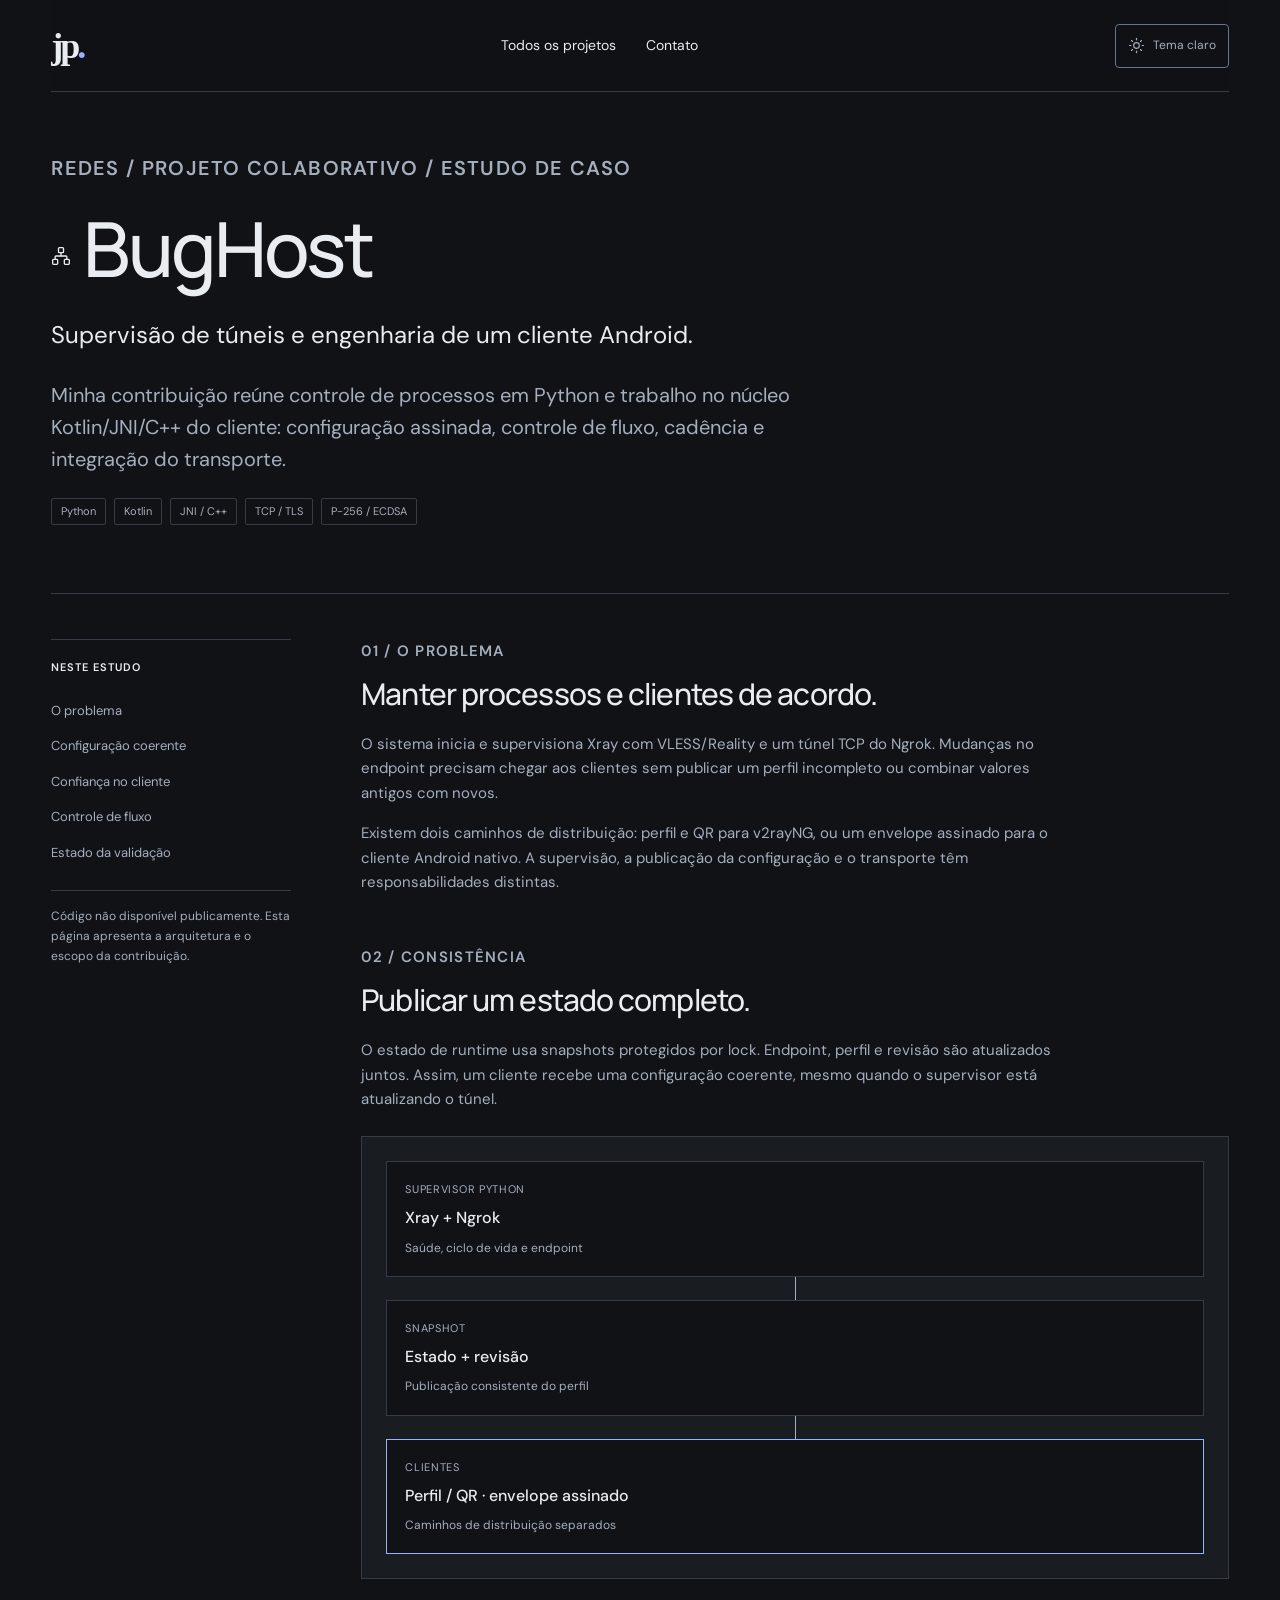
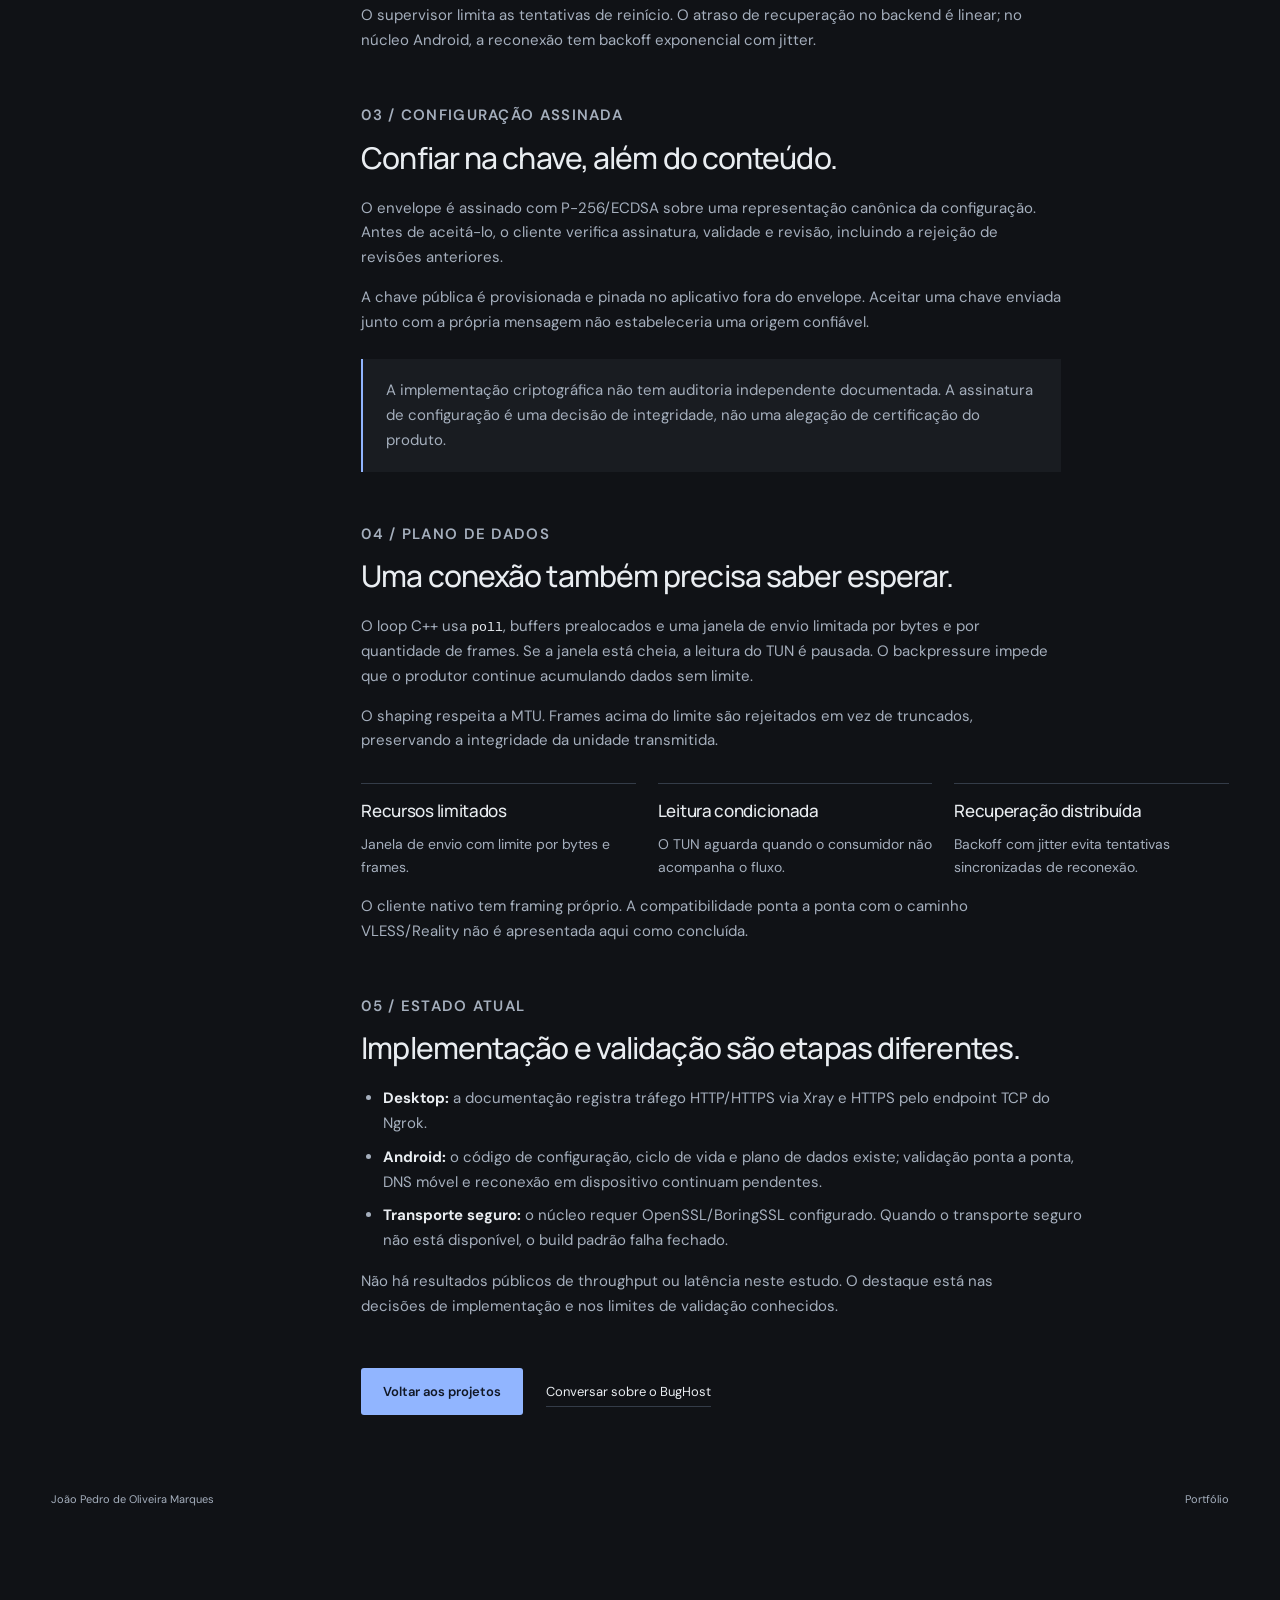
<file: projetos/bughost.html>
<!doctype html>
<html lang="pt-BR" data-theme="dark"><head>
<meta charset="utf-8"><meta name="viewport" content="width=device-width,initial-scale=1"><meta name="theme-color" content="#101216">
<title>BugHost — Estudo de caso | João Pedro Marques</title><meta name="description" content="Contribuições em supervisão de túneis, configuração assinada e controle de fluxo em um cliente Android com núcleo C++. Estudo de caso do BugHost.">
<script src="../theme.js"></script><script src="../navigation.js?v=20260930-6" defer></script><link rel="stylesheet" href="../styles.css?v=20260930-9">
<link rel="icon" type="image/svg+xml" href="data:image/svg+xml,%3Csvg xmlns='http://www.w3.org/2000/svg' viewBox='0 0 64 64'%3E%3Crect width='64' height='64' rx='12' fill='%23191c21'/%3E%3Ctext x='32' y='43' fill='%2391b5ff' text-anchor='middle' font-family='Georgia,serif' font-size='34'%3Ejp%3C/text%3E%3C/svg%3E">
</head><body class="case-page"><a class="skip" href="#principal">Pular para o conteúdo</a><header class="header wrap"><a class="wordmark" href="../" aria-label="Voltar ao portfólio">jp<span>.</span></a><nav aria-label="Navegação"><a href="../#projetos">Todos os projetos</a><a href="../#contato">Contato</a></nav><div class="header-actions"><button type="button" id="theme-toggle" class="theme-toggle" aria-label="Ativar tema claro"><svg class="icon" aria-hidden="true" viewBox="0 0 24 24" fill="none" stroke="currentColor" stroke-width="1.7" stroke-linecap="round" stroke-linejoin="round"><use href="../assets/icons.svg#sun"/></svg><span class="theme-label">Tema claro</span></button></div></header>
<main id="principal" class="wrap"><section class="case-header"><p class="eyebrow">Redes / Projeto colaborativo / Estudo de caso</p><h1><svg class="icon" aria-hidden="true" viewBox="0 0 24 24" fill="none" stroke="currentColor" stroke-width="1.7" stroke-linecap="round" stroke-linejoin="round"><use href="../assets/icons.svg#network"/></svg> BugHost</h1><p class="large-copy">Supervisão de túneis e engenharia de um cliente Android.</p><p>Minha contribuição reúne controle de processos em Python e trabalho no núcleo Kotlin/JNI/C++ do cliente: configuração assinada, controle de fluxo, cadência e integração do transporte.</p><ul class="tags"><li>Python</li><li>Kotlin</li><li>JNI / C++</li><li>TCP / TLS</li><li>P-256 / ECDSA</li></ul></section>
<div class="case-grid"><aside class="case-toc"><p class="eyebrow">Neste estudo</p><nav aria-label="Seções do estudo"><a href="#problema">O problema</a><a href="#controle">Configuração coerente</a><a href="#confianca">Confiança no cliente</a><a href="#fluxo">Controle de fluxo</a><a href="#estado">Estado da validação</a></nav><p class="case-source">Código não disponível publicamente. Esta página apresenta a arquitetura e o escopo da contribuição.</p></aside><div>
<section class="case-section" id="problema"><p class="eyebrow">01 / O problema</p><h2>Manter processos e clientes de acordo.</h2><p>O sistema inicia e supervisiona Xray com VLESS/Reality e um túnel TCP do Ngrok. Mudanças no endpoint precisam chegar aos clientes sem publicar um perfil incompleto ou combinar valores antigos com novos.</p><p>Existem dois caminhos de distribuição: perfil e QR para v2rayNG, ou um envelope assinado para o cliente Android nativo. A supervisão, a publicação da configuração e o transporte têm responsabilidades distintas.</p></section>
<section class="case-section" id="controle"><p class="eyebrow">02 / Consistência</p><h2>Publicar um estado completo.</h2><p>O estado de runtime usa snapshots protegidos por lock. Endpoint, perfil e revisão são atualizados juntos. Assim, um cliente recebe uma configuração coerente, mesmo quando o supervisor está atualizando o túnel.</p><div class="case-flow"><div class="arch-node"><span class="node-label">Supervisor Python</span><strong>Xray + Ngrok</strong><small>Saúde, ciclo de vida e endpoint</small></div><div class="connector" aria-hidden="true"></div><div class="arch-node"><span class="node-label">Snapshot</span><strong>Estado + revisão</strong><small>Publicação consistente do perfil</small></div><div class="connector" aria-hidden="true"></div><div class="arch-node accent"><span class="node-label">Clientes</span><strong>Perfil / QR · envelope assinado</strong><small>Caminhos de distribuição separados</small></div></div><p>O supervisor limita as tentativas de reinício. O atraso de recuperação no backend é linear; no núcleo Android, a reconexão tem backoff exponencial com jitter.</p></section>
<section class="case-section" id="confianca"><p class="eyebrow">03 / Configuração assinada</p><h2>Confiar na chave, além do conteúdo.</h2><p>O envelope é assinado com P-256/ECDSA sobre uma representação canônica da configuração. Antes de aceitá-lo, o cliente verifica assinatura, validade e revisão, incluindo a rejeição de revisões anteriores.</p><p>A chave pública é provisionada e pinada no aplicativo fora do envelope. Aceitar uma chave enviada junto com a própria mensagem não estabeleceria uma origem confiável.</p><p class="case-callout">A implementação criptográfica não tem auditoria independente documentada. A assinatura de configuração é uma decisão de integridade, não uma alegação de certificação do produto.</p></section>
<section class="case-section" id="fluxo"><p class="eyebrow">04 / Plano de dados</p><h2>Uma conexão também precisa saber esperar.</h2><p>O loop C++ usa <code>poll</code>, buffers prealocados e uma janela de envio limitada por bytes e por quantidade de frames. Se a janela está cheia, a leitura do TUN é pausada. O backpressure impede que o produtor continue acumulando dados sem limite.</p><p>O shaping respeita a MTU. Frames acima do limite são rejeitados em vez de truncados, preservando a integridade da unidade transmitida.</p><div class="case-facts"><div><h3>Recursos limitados</h3><p>Janela de envio com limite por bytes e frames.</p></div><div><h3>Leitura condicionada</h3><p>O TUN aguarda quando o consumidor não acompanha o fluxo.</p></div><div><h3>Recuperação distribuída</h3><p>Backoff com jitter evita tentativas sincronizadas de reconexão.</p></div></div><p>O cliente nativo tem framing próprio. A compatibilidade ponta a ponta com o caminho VLESS/Reality não é apresentada aqui como concluída.</p></section>
<section class="case-section" id="estado"><p class="eyebrow">05 / Estado atual</p><h2>Implementação e validação são etapas diferentes.</h2><ul><li><strong>Desktop:</strong> a documentação registra tráfego HTTP/HTTPS via Xray e HTTPS pelo endpoint TCP do Ngrok.</li><li><strong>Android:</strong> o código de configuração, ciclo de vida e plano de dados existe; validação ponta a ponta, DNS móvel e reconexão em dispositivo continuam pendentes.</li><li><strong>Transporte seguro:</strong> o núcleo requer OpenSSL/BoringSSL configurado. Quando o transporte seguro não está disponível, o build padrão falha fechado.</li></ul><p>Não há resultados públicos de throughput ou latência neste estudo. O destaque está nas decisões de implementação e nos limites de validação conhecidos.</p></section>
<div class="case-section"><a class="button primary" href="../#projetos">Voltar aos projetos</a><a class="text-link" href="mailto:oliveira.marquesde@gmail.com?subject=Estudo%20de%20caso%20BugHost">Conversar sobre o BugHost</a></div>
</div></div></main><footer class="wrap"><span>João Pedro de Oliveira Marques</span><a href="../">Portfólio</a></footer></body></html>
</file>
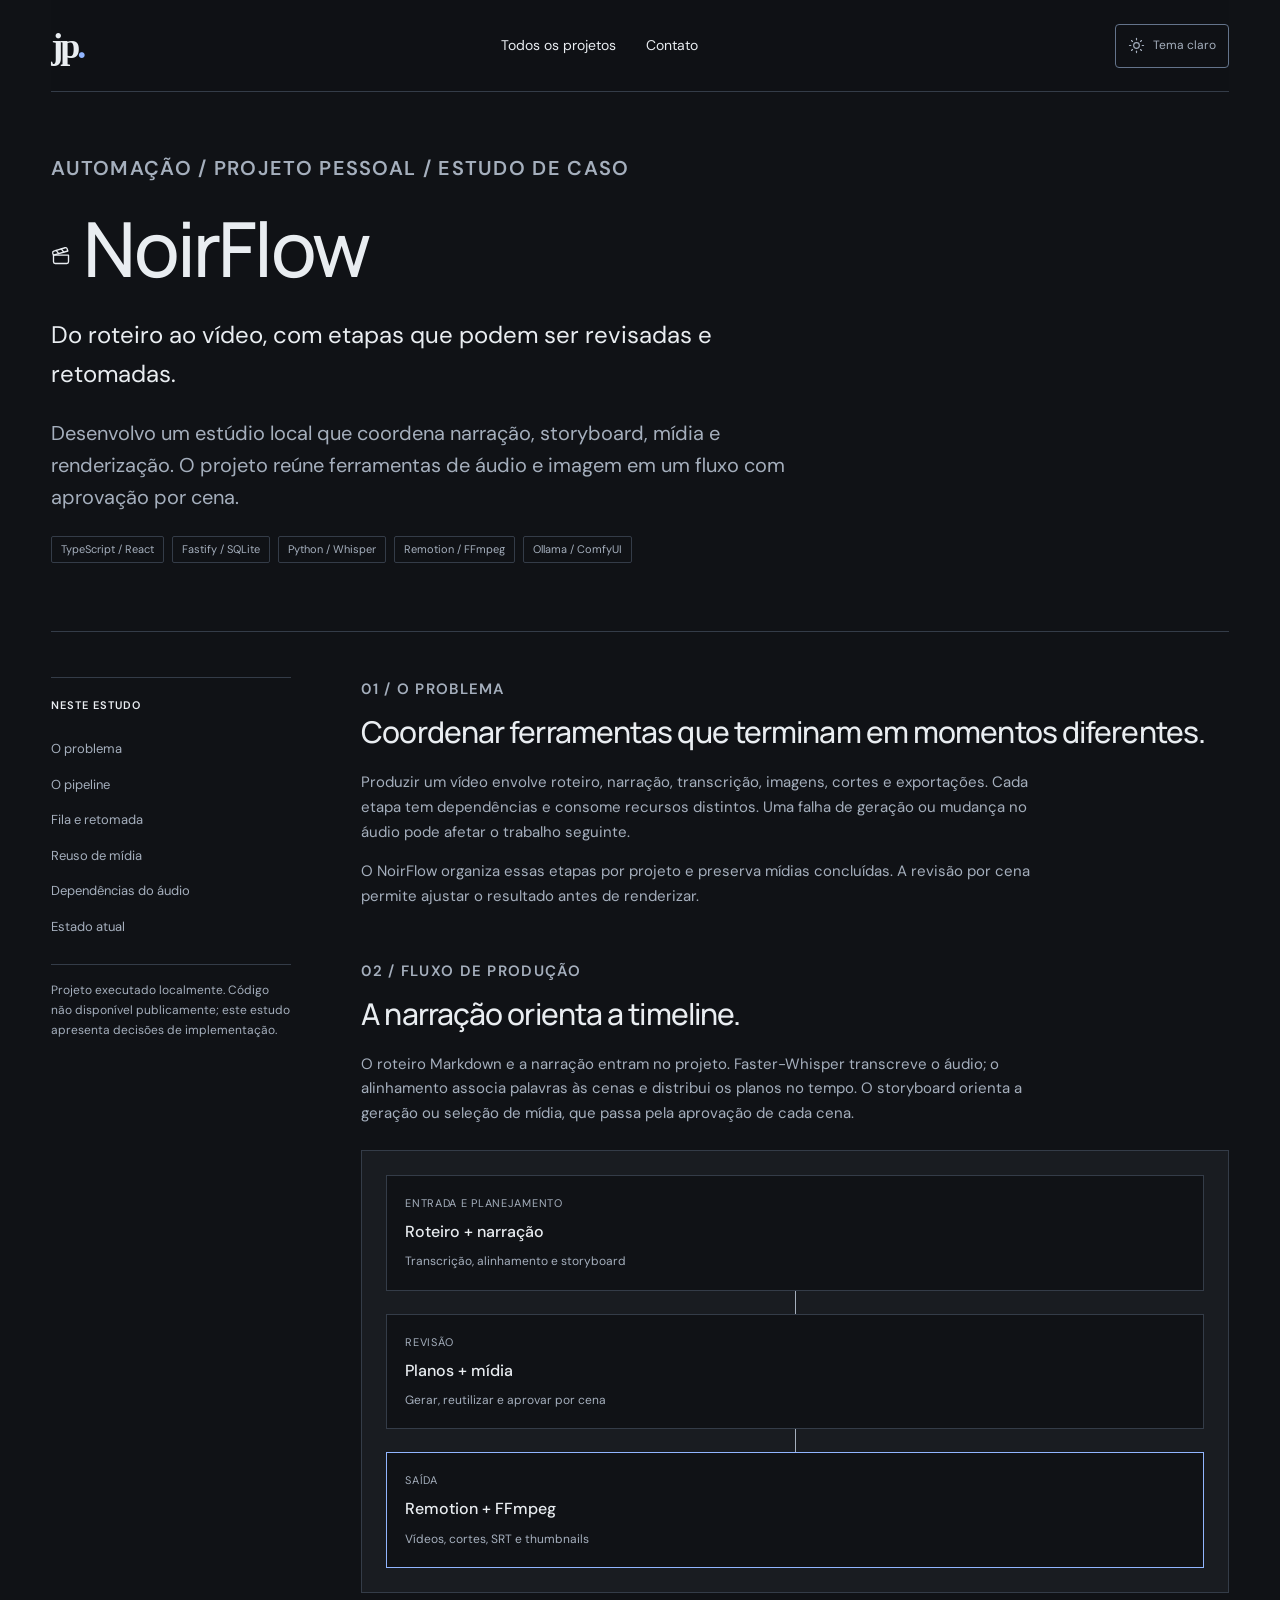
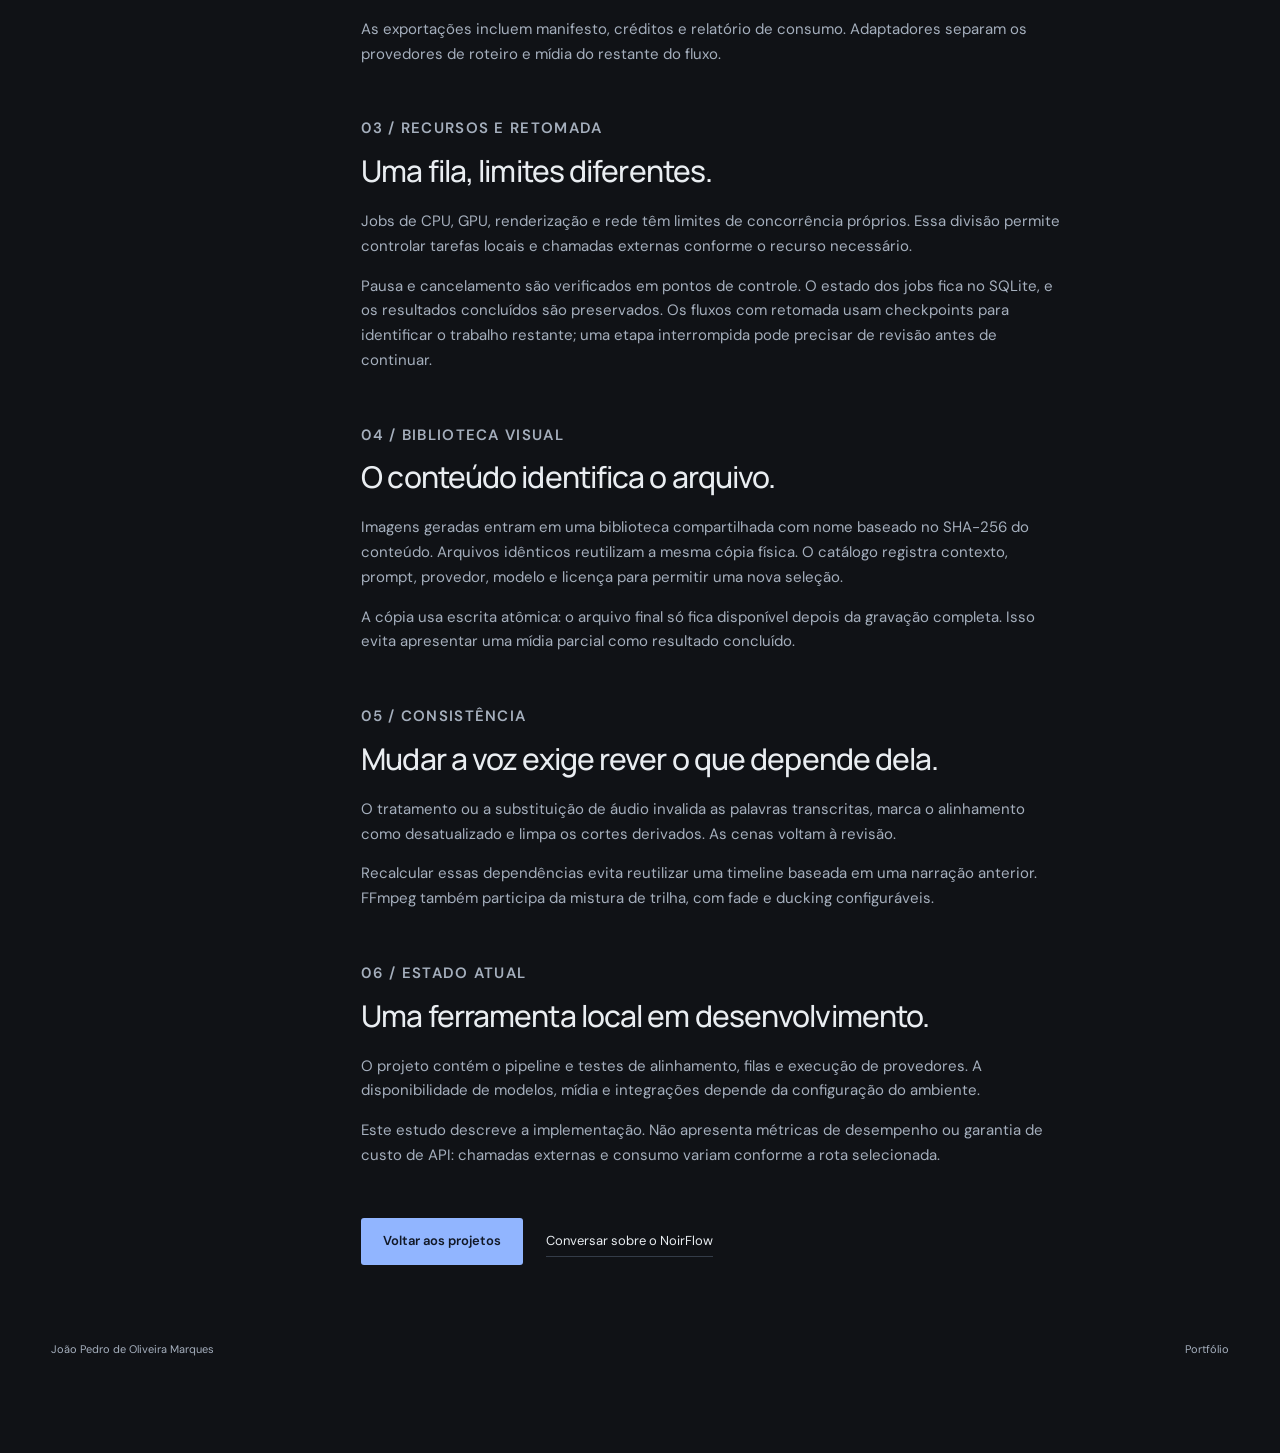
<file: projetos/noirflow.html>
<!doctype html>
<html lang="pt-BR" data-theme="dark"><head>
<meta charset="utf-8"><meta name="viewport" content="width=device-width,initial-scale=1"><meta name="theme-color" content="#101216">
<title>NoirFlow — Estudo de caso | João Pedro Marques</title><meta name="description" content="Estúdio local de automação de vídeo: roteiro, narração, alinhamento, storyboard e renderização com filas por recurso e biblioteca de mídia reutilizável.">
<script src="../theme.js"></script><script src="../navigation.js?v=20260930-6" defer></script><link rel="stylesheet" href="../styles.css?v=20260930-9">
<link rel="icon" type="image/svg+xml" href="data:image/svg+xml,%3Csvg xmlns='http://www.w3.org/2000/svg' viewBox='0 0 64 64'%3E%3Crect width='64' height='64' rx='12' fill='%23191c21'/%3E%3Ctext x='32' y='43' fill='%2391b5ff' text-anchor='middle' font-family='Georgia,serif' font-size='34'%3Ejp%3C/text%3E%3C/svg%3E">
</head><body class="case-page"><a class="skip" href="#principal">Pular para o conteúdo</a><header class="header wrap"><a class="wordmark" href="../" aria-label="Voltar ao portfólio">jp<span>.</span></a><nav aria-label="Navegação"><a href="../#projetos">Todos os projetos</a><a href="../#contato">Contato</a></nav><div class="header-actions"><button type="button" id="theme-toggle" class="theme-toggle" aria-label="Ativar tema claro"><svg class="icon" aria-hidden="true" viewBox="0 0 24 24" fill="none" stroke="currentColor" stroke-width="1.7" stroke-linecap="round" stroke-linejoin="round"><use href="../assets/icons.svg#sun"/></svg><span class="theme-label">Tema claro</span></button></div></header>
<main id="principal" class="wrap"><section class="case-header"><p class="eyebrow">Automação / Projeto pessoal / Estudo de caso</p><h1><svg class="icon" aria-hidden="true" viewBox="0 0 24 24" fill="none" stroke="currentColor" stroke-width="1.7" stroke-linecap="round" stroke-linejoin="round"><use href="../assets/icons.svg#clapperboard"/></svg> NoirFlow</h1><p class="large-copy">Do roteiro ao vídeo, com etapas que podem ser revisadas e retomadas.</p><p>Desenvolvo um estúdio local que coordena narração, storyboard, mídia e renderização. O projeto reúne ferramentas de áudio e imagem em um fluxo com aprovação por cena.</p><ul class="tags"><li>TypeScript / React</li><li>Fastify / SQLite</li><li>Python / Whisper</li><li>Remotion / FFmpeg</li><li>Ollama / ComfyUI</li></ul></section>
<div class="case-grid"><aside class="case-toc"><p class="eyebrow">Neste estudo</p><nav aria-label="Seções do estudo"><a href="#problema">O problema</a><a href="#pipeline">O pipeline</a><a href="#fila">Fila e retomada</a><a href="#biblioteca">Reuso de mídia</a><a href="#audio">Dependências do áudio</a><a href="#estado">Estado atual</a></nav><p class="case-source">Projeto executado localmente. Código não disponível publicamente; este estudo apresenta decisões de implementação.</p></aside><div>
<section class="case-section" id="problema"><p class="eyebrow">01 / O problema</p><h2>Coordenar ferramentas que terminam em momentos diferentes.</h2><p>Produzir um vídeo envolve roteiro, narração, transcrição, imagens, cortes e exportações. Cada etapa tem dependências e consome recursos distintos. Uma falha de geração ou mudança no áudio pode afetar o trabalho seguinte.</p><p>O NoirFlow organiza essas etapas por projeto e preserva mídias concluídas. A revisão por cena permite ajustar o resultado antes de renderizar.</p></section>
<section class="case-section" id="pipeline"><p class="eyebrow">02 / Fluxo de produção</p><h2>A narração orienta a timeline.</h2><p>O roteiro Markdown e a narração entram no projeto. Faster-Whisper transcreve o áudio; o alinhamento associa palavras às cenas e distribui os planos no tempo. O storyboard orienta a geração ou seleção de mídia, que passa pela aprovação de cada cena.</p><div class="case-flow"><div class="arch-node"><span class="node-label">Entrada e planejamento</span><strong>Roteiro + narração</strong><small>Transcrição, alinhamento e storyboard</small></div><div class="connector" aria-hidden="true"></div><div class="arch-node"><span class="node-label">Revisão</span><strong>Planos + mídia</strong><small>Gerar, reutilizar e aprovar por cena</small></div><div class="connector" aria-hidden="true"></div><div class="arch-node accent"><span class="node-label">Saída</span><strong>Remotion + FFmpeg</strong><small>Vídeos, cortes, SRT e thumbnails</small></div></div><p>As exportações incluem manifesto, créditos e relatório de consumo. Adaptadores separam os provedores de roteiro e mídia do restante do fluxo.</p></section>
<section class="case-section" id="fila"><p class="eyebrow">03 / Recursos e retomada</p><h2>Uma fila, limites diferentes.</h2><p>Jobs de CPU, GPU, renderização e rede têm limites de concorrência próprios. Essa divisão permite controlar tarefas locais e chamadas externas conforme o recurso necessário.</p><p>Pausa e cancelamento são verificados em pontos de controle. O estado dos jobs fica no SQLite, e os resultados concluídos são preservados. Os fluxos com retomada usam checkpoints para identificar o trabalho restante; uma etapa interrompida pode precisar de revisão antes de continuar.</p></section>
<section class="case-section" id="biblioteca"><p class="eyebrow">04 / Biblioteca visual</p><h2>O conteúdo identifica o arquivo.</h2><p>Imagens geradas entram em uma biblioteca compartilhada com nome baseado no SHA-256 do conteúdo. Arquivos idênticos reutilizam a mesma cópia física. O catálogo registra contexto, prompt, provedor, modelo e licença para permitir uma nova seleção.</p><p>A cópia usa escrita atômica: o arquivo final só fica disponível depois da gravação completa. Isso evita apresentar uma mídia parcial como resultado concluído.</p></section>
<section class="case-section" id="audio"><p class="eyebrow">05 / Consistência</p><h2>Mudar a voz exige rever o que depende dela.</h2><p>O tratamento ou a substituição de áudio invalida as palavras transcritas, marca o alinhamento como desatualizado e limpa os cortes derivados. As cenas voltam à revisão.</p><p>Recalcular essas dependências evita reutilizar uma timeline baseada em uma narração anterior. FFmpeg também participa da mistura de trilha, com fade e ducking configuráveis.</p></section>
<section class="case-section" id="estado"><p class="eyebrow">06 / Estado atual</p><h2>Uma ferramenta local em desenvolvimento.</h2><p>O projeto contém o pipeline e testes de alinhamento, filas e execução de provedores. A disponibilidade de modelos, mídia e integrações depende da configuração do ambiente.</p><p>Este estudo descreve a implementação. Não apresenta métricas de desempenho ou garantia de custo de API: chamadas externas e consumo variam conforme a rota selecionada.</p></section>
<div class="case-section"><a class="button primary" href="../#projetos">Voltar aos projetos</a><a class="text-link" href="mailto:oliveira.marquesde@gmail.com?subject=Estudo%20de%20caso%20NoirFlow">Conversar sobre o NoirFlow</a></div>
</div></div></main><footer class="wrap"><span>João Pedro de Oliveira Marques</span><a href="../">Portfólio</a></footer></body></html>
</file>
<file: styles.css>
@import url('https://fonts.googleapis.com/css2?family=DM+Sans:wght@400;500;600;700&family=Manrope:wght@400;500;600;700;800&display=swap');

/* Dark is the default; the theme control sets the explicit light preference. */
:root{color-scheme:dark;--paper:#101216;--surface:#191c21;--surface-raised:#20242b;--ink:#e9edf1;--muted:#a5afbd;--line:#343c48;--blue:#91b5ff;--accent-ink:#111826;--dark:#191c21;--header-bg:rgb(16 18 22 / .92);--hero-name:#bfc9d5;--sans:'DM Sans',Arial,sans-serif;--display:'Manrope',Arial,sans-serif}
html[data-theme='light']{color-scheme:light;--paper:#f4f5f7;--surface:#e9edf2;--surface-raised:#fff;--ink:#1d2530;--muted:#536174;--line:#c6cdd7;--blue:#315fb5;--accent-ink:#fff;--dark:#e9edf2;--header-bg:rgb(244 245 247 / .92);--hero-name:#536174}
*{box-sizing:border-box}html{scroll-behavior:smooth;scroll-padding-top:28px}body{margin:0;background:var(--paper);color:var(--ink);font:16px/1.65 var(--sans);-webkit-font-smoothing:antialiased}img,svg{max-width:100%}a{color:inherit;text-decoration:none}a,button,summary{touch-action:manipulation}button{font:inherit}a:focus-visible,button:focus-visible,summary:focus-visible{outline:2px solid var(--blue);outline-offset:5px}::selection{background:var(--blue);color:var(--accent-ink)}
:root{--page-gutter:clamp(20px,4vw,96px)}.wrap{width:calc(100% - var(--page-gutter) - var(--page-gutter));margin-inline:auto}.skip{position:fixed;top:-100px;left:20px;padding:12px 18px;background:var(--surface-raised);border:1px solid var(--line);z-index:20}.skip:focus{top:10px}
.header{min-height:92px;display:flex;align-items:center;justify-content:space-between;gap:24px;border-bottom:1px solid var(--line)}.wordmark{font:bold 36px/1 Georgia,serif;letter-spacing:-3px}.wordmark span{color:var(--blue)}nav{display:flex;gap:30px;font-size:14px}nav a,.header-contact,.text-link,.case-link{transition:color .18s}nav a:hover,.text-link:hover,.header-contact:hover,.case-link:hover,.contact-links a:hover{color:var(--blue)}.header-actions{display:flex;align-items:center;gap:24px}.header-contact{font-size:14px;border-bottom:1px solid var(--muted);padding-bottom:3px}.theme-toggle{display:inline-flex;align-items:center;justify-content:center;gap:8px;min-height:44px;padding:8px 12px;background:transparent;color:var(--muted);border:1px solid var(--line);border-radius:4px;cursor:pointer;font-size:12px}.theme-toggle:hover{color:var(--ink);background:var(--surface)}.theme-toggle svg{width:17px;height:17px}
.hero{padding-top:42px}.hero-top{display:flex;align-items:center;justify-content:space-between;gap:24px}.eyebrow{font-size:11px;letter-spacing:1.3px;text-transform:uppercase;font-weight:600;margin:0}.place{font-size:12px;color:var(--muted);margin:0}.hero-main{display:grid;grid-template-columns:1.35fr 1fr;gap:90px;align-items:center;margin-top:40px}.hero-identity,.hero-index{min-width:0}.hero h1{font:600 clamp(68px,7.3vw,104px)/1.07 var(--display);letter-spacing:-5.5px;margin:0 0 26px}.hero h1>span{color:var(--ink)}.period{color:var(--blue)}.hero-description{font:500 23px/1.5 var(--sans);letter-spacing:-.45px;margin:0 0 16px;max-width:560px}.hero-intro,.hero-intro>p{color:var(--muted);font-size:15px;max-width:540px}.hero-intro>p{margin:0 0 24px}.hero-actions{display:flex;align-items:center;flex-wrap:wrap;gap:24px;margin-top:25px}.hero-actions .text-link{margin-left:0}.hero-index>.eyebrow,.hero-index>p{margin-bottom:18px;color:var(--muted)}
.index-item{display:grid;grid-template-columns:28px 1fr;column-gap:15px;padding:21px 0;border-top:1px solid var(--line)}.index-item:last-child{border-bottom:1px solid var(--line)}.index-number{grid-row:1/3;color:var(--muted);font-size:11px;padding-top:4px}.index-item strong{font:500 19px/1.4 var(--display);letter-spacing:-.4px}.index-item small{grid-column:2;font-size:12px;line-height:1.6;color:var(--muted);margin-top:5px}.index-item:hover strong{color:var(--blue)}.hero-bottom{display:grid;grid-template-columns:1.12fr 1fr;gap:60px;align-items:start}
.button{display:inline-flex;align-items:center;justify-content:center;gap:9px;min-height:47px;padding:12px 21px;font-size:13px;font-weight:600;line-height:1.4;border:1px solid transparent;border-radius:3px;transition:background .18s,border-color .18s,color .18s}.primary,.light{background:var(--blue);color:var(--accent-ink)}.primary:hover,.light:hover{background:var(--ink);color:var(--paper)}.text-link,.case-link{display:inline-block;font-size:13px;border-bottom:1px solid var(--line);padding-bottom:4px}.text-link{margin-left:23px}.case-link{margin-left:22px}
.hero-foot{margin-top:48px;padding:20px 0;display:flex;justify-content:space-between;gap:24px;border-top:1px solid var(--line);border-bottom:1px solid var(--line);color:var(--muted);font-size:11px}.section{padding-top:86px;padding-bottom:86px}.section-heading{display:grid;grid-template-columns:1fr 1fr;column-gap:60px;margin-bottom:38px}.section-heading .eyebrow{grid-column:1/-1;margin-bottom:20px;color:var(--muted)}.section-heading h2,h2{font:500 42px/1.2 var(--display);letter-spacing:-1.8px;margin:0}.section-heading>p:last-child{font-size:14px;color:var(--muted);align-self:center;margin:0}
.featured{display:grid;grid-template-columns:1.18fr 1fr;background:var(--surface);color:var(--ink);border:1px solid var(--line);padding:40px;gap:48px}.featured-copy{min-width:0}.project-overline{display:flex;flex-wrap:wrap;gap:16px;align-items:center;text-transform:uppercase;font-size:11px;letter-spacing:1px;color:var(--muted);margin-bottom:21px}.project h3{font:500 34px/1.2 var(--display);letter-spacing:-1px;margin:0 0 18px}.project p{color:var(--muted);font-size:14px;line-height:1.8;margin:0 0 21px}.featured .project-summary{font-size:20px;color:var(--ink);line-height:1.5;letter-spacing:-.2px}.tags{display:flex;flex-wrap:wrap;gap:8px;list-style:none;margin:23px 0;padding:0}.tags li{color:var(--muted);font-size:11px;border:1px solid var(--line);border-radius:2px;padding:5px 9px;line-height:1.4}
.architecture{margin:0;align-self:center;background:var(--paper);border:1px solid var(--line);padding:24px;min-width:0}.architecture figcaption{display:flex;flex-wrap:wrap;justify-content:space-between;gap:8px;font-size:11px;letter-spacing:.8px;margin:0 0 25px;color:var(--muted)}.arch-node{border:1px solid var(--line);padding:18px;background:var(--surface)}.node-label{display:block;font-size:11px;letter-spacing:.7px;text-transform:uppercase;color:var(--muted);margin-bottom:7px}.arch-node strong{font-size:16px;font-weight:500;display:block}.arch-node small{display:block;font-size:12px;line-height:1.6;margin-top:7px;color:var(--muted)}.connector{width:1px;height:23px;background:var(--muted);margin:auto}.arch-node.accent{border-color:var(--blue)}.accent strong{color:var(--blue)}.diagram-note{font-size:11px!important;color:var(--muted)!important;margin:20px 0 0!important}
.project details{font-size:13px;margin-top:23px}.project summary{cursor:pointer;width:fit-content;list-style:none;display:flex;align-items:center;gap:10px;border-bottom:1px solid var(--muted);padding-bottom:5px}.project summary::-webkit-details-marker{display:none}.project summary:before{content:'+';font-size:18px;line-height:1;color:var(--blue)}.project details[open] summary:before{content:'−'}.detail-body{padding-top:20px}.detail-body p{font-size:14px;margin-bottom:13px}.detail-body strong{color:var(--ink)}.project-facts{display:grid;grid-template-columns:repeat(3,1fr);gap:18px;border-top:1px solid var(--line);padding-top:20px;margin:25px 0}.project-facts>div{min-width:0}.project-facts dt{font-size:11px;color:var(--muted);margin-bottom:5px}.project-facts dd{font-size:13px;margin:0}
.project-row{display:grid;grid-template-columns:45px 1fr 210px;gap:28px;padding:40px 0;border-bottom:1px solid var(--line)}.project-number{font-size:12px;color:var(--muted);padding-top:3px}.row-body{max-width:630px;min-width:0}.row-body .project-overline{margin-bottom:15px}.row-side{display:flex;flex-direction:column;align-items:flex-end;justify-content:space-between;padding-block:3px;gap:20px}.side-label{font-size:11px;color:var(--muted);text-align:right}.outline{border-color:var(--line);background:transparent}.outline:hover{border-color:var(--blue);color:var(--blue);background:var(--surface)}
.experience{background:var(--surface);border-block:1px solid var(--line)}.experience-grid{display:grid;grid-template-columns:1fr 1fr;gap:60px;border-top:1px solid var(--line);padding-top:35px}.company h3{font:500 29px/1.35 var(--display);letter-spacing:-.8px;margin:0}.company>p{font-size:14px;color:var(--muted)}.roles{margin-top:38px}.roles p{margin-bottom:25px}.roles strong{display:block;font-size:14px;font-weight:500}.roles span{display:block;font-size:12px;color:var(--muted);margin-top:5px}.experience-content article{border-bottom:1px solid var(--line);padding-bottom:24px;margin-bottom:28px}.experience-content h3{font:500 25px var(--display);letter-spacing:-.6px;margin:10px 0 14px}.experience-content article>p:not(.eyebrow){font-size:14px;color:var(--muted)}.metric{display:flex;gap:16px;align-items:baseline;margin-bottom:0}.metric strong{font:500 38px var(--display);letter-spacing:-1.5px;color:var(--blue)}.metric span{font-size:12px}.experience-note{font-size:12px;color:var(--muted);max-width:470px}
.about{display:grid;grid-template-columns:1fr 1fr;gap:60px;padding-bottom:60px}.about h2{margin-top:23px}.about-content>p{font-size:14px;color:var(--muted);margin:0 0 20px}.about-content .large-copy{font-size:22px;line-height:1.5;color:var(--ink);letter-spacing:-.4px}.education{display:grid;grid-template-columns:1fr 1fr;gap:24px;border-top:1px solid var(--line);padding-top:20px;margin-top:32px}.education p{margin:0}.education strong{display:block;font-size:14px;font-weight:500}.education span{display:block;font-size:12px;color:var(--muted);margin-block:7px}.education small{font-size:11px;color:var(--muted)}
.toolkit{padding:30px 0 75px;border-top:1px solid var(--line)}.toolkit-grid{display:grid;grid-template-columns:repeat(3,1fr);gap:32px;margin-top:25px}.toolkit h3{font-size:14px;font-weight:500;margin:0 0 8px}.toolkit p{font-size:14px;color:var(--muted);line-height:1.9;margin:0}
.contact{background:var(--surface);color:var(--ink);padding:60px 0 42px;border-top:1px solid var(--line)}.contact>.wrap>.eyebrow{color:var(--muted)}.contact-title{display:flex;justify-content:space-between;align-items:end;margin-top:25px;margin-bottom:42px;gap:35px}.contact h2{font-size:48px;letter-spacing:-2px}.contact h2 span{color:var(--blue)}.contact-button{background:var(--blue);color:var(--accent-ink);flex-shrink:0;margin-bottom:5px}.contact-button:hover{background:var(--ink);color:var(--paper)}.contact-links{border-top:1px solid var(--line);padding-top:24px;display:flex;gap:25px;align-items:center;font-size:13px;flex-wrap:wrap}.contact-links a:first-child{margin-right:auto}footer{display:flex;justify-content:space-between;gap:20px;padding-block:25px;color:var(--muted);font-size:11px}footer a:hover{color:var(--blue)}

/* Case study pages. */
.case-page{padding-bottom:70px}.case-header{padding-block:60px 45px;border-bottom:1px solid var(--line)}.case-header .eyebrow{color:var(--muted);margin-bottom:22px}.case-header h1{font:500 clamp(42px,6vw,76px)/1.12 var(--display);letter-spacing:-2.8px;margin:0 0 25px}.case-header>p,.case-header .lead{max-width:770px;font-size:20px;line-height:1.6;color:var(--muted)}.case-grid{display:grid;grid-template-columns:minmax(0,1fr) 250px;gap:70px;align-items:start;padding-top:45px}.case-section{margin-bottom:50px;min-width:0}.case-section h2{font-size:30px;letter-spacing:-.9px;margin-bottom:20px}.case-section h3{font:500 21px/1.4 var(--display);margin:28px 0 14px}.case-section p,.case-section li{font-size:15px;color:var(--muted)}.case-section strong{color:var(--ink)}.case-section ul,.case-section ol{padding-left:22px}.case-section li{margin-block:9px}.case-section code{font-size:.88em;color:var(--ink);overflow-wrap:anywhere}.case-toc{position:sticky;top:28px;border-top:1px solid var(--line);padding-top:18px}.case-toc .eyebrow,.case-toc h2,.case-toc h3{font-size:11px;letter-spacing:1px;text-transform:uppercase;margin:0 0 17px}.case-toc a{display:block;color:var(--muted);font-size:13px;padding-block:7px}.case-toc a:hover{color:var(--blue)}.case-facts{display:grid;grid-template-columns:repeat(3,minmax(0,1fr));gap:22px;margin:30px 0 0}.case-facts>div{border-top:1px solid var(--line);padding-top:15px}.case-facts dt{font-size:11px;text-transform:uppercase;letter-spacing:.7px;color:var(--muted);margin-bottom:7px}.case-facts dd{margin:0;font-size:14px}.case-flow{padding:24px;background:var(--surface);border:1px solid var(--line);margin-block:24px}.case-flow .arch-node{background:var(--paper)}.case-source{display:block;border-top:1px solid var(--line);padding-top:16px;margin-top:20px;color:var(--muted);font-size:12px;overflow-wrap:anywhere}.case-source a{color:var(--blue);border-bottom:1px solid var(--line)}.case-callout{background:var(--surface);border-left:2px solid var(--blue);padding:19px 23px;margin-block:25px}.case-callout p:last-child{margin-bottom:0}

@media(min-width:1600px){.hero{padding-top:50px}.hero h1{font-size:104px}}
@media(max-width:1050px){.hero-main{gap:45px}.hero h1{font-size:78px;letter-spacing:-4px}.hero-description{font-size:21px}.hero-bottom,.section-heading,.experience-grid,.about{gap:35px}.featured{gap:28px;padding:30px}.project-row{grid-template-columns:28px 1fr 165px;gap:20px}.contact h2{font-size:42px}.header-actions{gap:16px}.case-grid{grid-template-columns:minmax(0,1fr) 200px;gap:35px}}
@media(max-width:760px){.header{min-height:80px;gap:15px;flex-wrap:wrap;padding-block:17px}.wordmark{font-size:33px}nav{gap:18px;font-size:12px}.header-contact{display:none}.header-actions{gap:0}.theme-toggle{font-size:11px;padding-inline:9px}.hero{padding-top:30px}.hero-top{align-items:start;gap:18px}.eyebrow{font-size:11px;letter-spacing:.85px}.place{font-size:11px;max-width:110px;text-align:right}.hero-main{grid-template-columns:1fr;gap:32px;margin-top:30px}.hero h1{font-size:clamp(57px,13.3vw,88px);letter-spacing:-3.5px;margin-bottom:22px}.hero-description{font-size:21px}.hero-intro,.hero-intro>p{font-size:14px;max-width:none}.hero-actions{gap:20px;margin-top:23px}.hero-index>.eyebrow,.hero-index>p{margin-bottom:13px}.index-item{padding-block:16px}.index-item strong{font-size:18px}.hero-bottom{grid-template-columns:1fr;gap:24px}.hero-foot{margin-top:32px;font-size:11px;gap:15px}.hero-foot span:nth-child(2){display:none}.section{padding-block:58px}.section-heading{grid-template-columns:1fr;gap:17px;margin-bottom:28px}.section-heading .eyebrow{margin-bottom:0}.section-heading h2,h2{font-size:33px;letter-spacing:-1.2px}.section-heading>p:last-child{font-size:14px}.featured{grid-template-columns:1fr;padding:26px 21px;gap:30px}.project h3{font-size:28px}.featured .project-summary{font-size:18px}.project-overline{font-size:11px;gap:10px}.architecture{width:100%;padding:18px}.architecture figcaption{margin-bottom:20px}.project-facts{grid-template-columns:1fr;gap:16px}.project-row{grid-template-columns:23px 1fr;gap:15px;padding-block:31px}.row-side{grid-column:2;align-items:flex-start;gap:15px}.row-side .case-link{margin-left:0}.side-label{text-align:left}.row-body .tags{margin-bottom:15px}.experience-grid{grid-template-columns:1fr;gap:30px}.company h3{font-size:27px}.roles{margin-top:24px}.experience-content h3{font-size:24px}.experience-content article{margin-bottom:24px}.about{grid-template-columns:1fr;gap:27px;padding-bottom:42px}.about-content .large-copy{font-size:20px}.education{gap:20px}.toolkit{padding-bottom:52px}.toolkit-grid{grid-template-columns:1fr;gap:22px}.contact{padding:42px 0 30px}.contact-title{display:block;margin-bottom:30px}.contact h2{font-size:36px;letter-spacing:-1.5px}.contact-button{margin-top:25px}.contact-links{gap:17px;font-size:13px}.contact-links a:first-child{flex-basis:100%;overflow-wrap:anywhere}footer{font-size:11px;flex-wrap:wrap}footer span:nth-child(2){display:none}.case-header{padding-block:42px 30px}.case-header h1{font-size:43px;letter-spacing:-1.5px}.case-header>p,.case-header .lead{font-size:18px}.case-grid{grid-template-columns:1fr;gap:25px;padding-top:30px}.case-toc{position:static}.case-facts{grid-template-columns:1fr;gap:17px}.case-section{margin-bottom:35px}.case-section h2{font-size:28px}.case-flow{padding:18px}}
@media(max-width:420px){.header{gap:10px}nav{gap:12px;font-size:11px}.theme-toggle{font-size:11px;padding-inline:7px}.case-link{margin:18px 0 0}.hero h1{font-size:58px}.education{grid-template-columns:1fr}.metric{flex-wrap:wrap;gap:5px 16px}}
/* The index groups its title and subtitle inside a single text column. */
.index-item>span:last-child{min-width:0}.index-number{grid-row:auto}.index-item strong,.index-item small{display:block}
/* The case outline comes first in the source, followed by the study itself. */
.case-grid{grid-template-columns:240px minmax(0,1fr)}.case-grid>div{min-width:0}.case-toc nav{display:block}.case-toc nav a{display:block}.case-section>.eyebrow{margin-bottom:12px}.case-facts h3{font-size:17px;line-height:1.4;margin:0 0 10px;letter-spacing:-.3px}.case-facts p{font-size:14px;margin:0}.case-callout{color:var(--muted);font-size:14px}.case-header .large-copy{color:var(--ink);font-size:24px}
@media(max-width:1050px){.case-grid{grid-template-columns:200px minmax(0,1fr)}}
@media(max-width:760px){.case-grid{grid-template-columns:1fr}.case-toc nav{display:grid;grid-template-columns:1fr 1fr;gap:0 20px}.case-header .large-copy{font-size:20px}}
@media(max-width:420px){.hero h1{font-size:clamp(48px,14.85vw,58px)}.case-toc nav{grid-template-columns:1fr}.case-header h1{font-size:40px}.case-section h2{font-size:27px}.hero-top>.eyebrow{max-width:210px}}
/* Product presentation: quiet navigation, a compact catalog and real project marks. */
html{scroll-padding-top:110px}
.header{position:sticky;top:0;z-index:20;background:var(--header-bg);backdrop-filter:blur(16px);-webkit-backdrop-filter:blur(16px)}
nav a[aria-current]:not([aria-current='false']){color:var(--blue);text-decoration:underline;text-decoration-thickness:1px;text-underline-offset:7px}
.hero-main{grid-template-columns:1.2fr 1fr;gap:60px}.hero h1{font-weight:600;letter-spacing:-5px}.hero h1>span{color:var(--hero-name)}
.hero-index{display:grid;grid-template-columns:repeat(2,minmax(0,1fr));gap:12px}.hero-index>.eyebrow,.hero-index>p{grid-column:1/-1;margin:0 0 4px}
.index-item{display:grid;grid-template-columns:1fr auto;gap:18px 12px;align-content:start;min-height:172px;padding:20px;background:var(--surface);border:1px solid var(--line);border-radius:5px;transition:transform .2s,border-color .2s,background .2s}.index-item:last-child{border-bottom:1px solid var(--line)}
.index-item>.icon{grid-column:1;grid-row:1;width:36px;height:36px;opacity:.88}.index-number{grid-column:2;grid-row:1;font-size:11px;padding-top:0;align-self:start;text-align:right}.index-item>span:last-child{grid-column:1/-1;grid-row:2;min-width:0}.index-item strong{font:500 17px/1.35 var(--display);letter-spacing:-.3px}.index-item small{font-size:11px;line-height:1.55;margin-top:7px}
.index-item:hover{transform:translateY(-3px);border-color:var(--blue);background:var(--surface-raised)}.index-item:hover strong{color:var(--ink)}.index-item:focus-visible{outline-offset:3px}
.icon{width:20px;height:20px;object-fit:contain;display:inline-block;vertical-align:middle;flex-shrink:0;color:inherit}svg.icon{fill:none;stroke:currentColor;stroke-width:1.6;stroke-linecap:round;stroke-linejoin:round}.button .icon,.contact-links .icon{width:18px;height:18px}.toolkit h3{display:flex;align-items:center;gap:10px}.project-overline .icon{width:18px;height:18px}.project h3 .icon{width:27px;height:27px;margin-right:10px;color:var(--blue)}.index-item>.icon,.project-visual>.icon{color:var(--blue)}.contact-links a{display:inline-flex;align-items:center;gap:8px}
.project-visual{display:flex;flex-direction:column;align-items:flex-end;gap:13px;margin-bottom:auto;color:var(--muted)}.project-visual .icon,.project-visual>img{width:72px;height:72px;object-fit:contain}.project-visual label,.project-visual figcaption,.project-visual small{font-size:11px;line-height:1.5;color:var(--muted)}.project-visual span{font-size:11px}
.reveal-ready .reveal{opacity:0;transform:translateY(18px);transition:opacity .55s ease,transform .55s ease}.reveal-ready .reveal.is-visible{opacity:1;transform:none}
@media(max-width:1050px){.hero-main{gap:35px}.hero h1{letter-spacing:-4px}.index-item{padding:17px;min-height:172px}.index-item strong{font-size:16px}.index-item>.icon{width:32px;height:32px}.hero-index{gap:10px}.project-visual .icon,.project-visual>img{width:64px;height:64px}}
@media(max-width:760px){html{scroll-padding-top:100px}.hero-main{grid-template-columns:1fr;gap:30px}.hero h1{letter-spacing:-3.5px}.hero-index{gap:10px}.index-item{min-height:166px;padding:18px;gap:15px 10px}.index-item strong{font-size:17px}.project-visual{align-items:flex-start;margin-bottom:5px}.project-visual .icon,.project-visual>img{width:64px;height:64px}.header{padding-block:15px}.header nav{flex-shrink:0}.header-actions{flex-shrink:0}.theme-toggle{white-space:nowrap}}
@media(max-width:420px){.header{gap:9px}.header nav{gap:9px}.header .wordmark{font-size:30px}.theme-toggle{padding-inline:5px;font-size:11px;gap:5px}.theme-toggle svg{width:14px;height:14px}.index-item{min-height:177px;padding:15px 13px}.index-item strong{font-size:15px;letter-spacing:-.25px}.index-item small{font-size:11px}.index-item>.icon{width:32px;height:32px}}
/* Keep section anchors and case navigation below the actual sticky header. */
.featured-copy>p,.featured-copy .detail-body p,.experience-content article>p:not(.eyebrow),.about-content>p,.case-section p,.case-section li{max-width:70ch}
:root{--control-border:#64748b}
html[data-theme='light']{--control-border:#738196}
.theme-toggle,.outline{border-color:var(--control-border)}
html{scroll-padding-top:var(--header-offset,108px)}
.case-toc{top:var(--header-offset,108px)}
@media(min-width:761px) and (max-width:900px){.hero-main{grid-template-columns:1fr;gap:32px}.hero h1{font-size:clamp(58px,10.2vw,88px);letter-spacing:-3.5px}}
@media(prefers-reduced-motion:reduce){html{scroll-behavior:auto}.reveal-ready .reveal{opacity:1;transform:none}*,*::before,*::after{transition:none!important;animation:none!important}.index-item:hover{transform:none}}
</file>
<file: technologies.css>
/* Brand silhouettes stay legible in both themes; names provide accessible labels. */
.toolkit-grid { gap: 32px; }
.toolkit h3 { margin-bottom: 20px; min-height: 24px; }
.technology-list { list-style: none; padding: 0; margin: 0; display: grid; grid-template-columns: repeat(2, minmax(0, 1fr)); gap: 18px 14px; }
.technology { min-width: 0; display: flex; align-items: center; gap: 10px; color: var(--muted); font-size: 12px; line-height: 1.45; }
.technology > span { overflow-wrap: anywhere; }
.technology-icon { display: block; flex: 0 0 26px; width: 26px; height: 26px; fill: currentColor; color: var(--ink); stroke: none; }
.technology-icon--original { padding: 3px; background: #fff; border-radius: 4px; object-fit: contain; }
.technology-icon--functional { fill: none; stroke: currentColor; stroke-width: 1.6; stroke-linecap: round; stroke-linejoin: round; }
@media (max-width: 1050px) and (min-width: 761px) { .technology-list { grid-template-columns: 1fr; } }
@media (max-width: 760px) { .toolkit-grid { gap: 30px; } .technology-list { gap: 18px 24px; } .toolkit h3 { margin-bottom: 18px; } .technology-icon { flex-basis: 28px; width: 28px; height: 28px; } .technology { font-size: 13px; } }
</file>
<file: games/styles.css>
/* Shared game palette: both the HTML controls and canvas renderers read these tokens. */
:root{
  --arcade-fit-margin:clamp(12px,2vw,32px);--arcade-bg:var(--paper);--arcade-surface:var(--surface);--arcade-raised:var(--surface-raised);
  --arcade-ink:var(--ink);--arcade-muted:var(--muted);--arcade-border:var(--line);
  --arcade-accent:var(--blue);--arcade-accent-ink:var(--accent-ink);
  --arcade-canvas-bg:#0d1524;--arcade-canvas-ink:#e9edf1;--arcade-canvas-muted:#a5b4c8;
  --arcade-canvas-grid:#273449;--arcade-player:#91b5ff;--arcade-enemy:#d3a475;
  --arcade-projectile:#c9e0ff;--arcade-obstacle:#7e94b6;--arcade-danger:#e38a90;--arcade-star:#a5afbd;
  --arcade-tile:#202d42;--arcade-tile-movable:#2e4162;--arcade-tile-border:#9aacc7;
}
html[data-theme='light']{
  --arcade-canvas-bg:#edf3fc;--arcade-canvas-ink:#243042;--arcade-canvas-muted:#596c84;
  --arcade-canvas-grid:#cdd8e8;--arcade-player:#315fb5;--arcade-enemy:#986020;
  --arcade-projectile:#183f8a;--arcade-obstacle:#536b91;--arcade-danger:#b12f45;--arcade-star:#60748f;
  --arcade-tile:#e3eaf5;--arcade-tile-movable:#d2dff5;--arcade-tile-border:#5f7493;
}
/* Let the games use the section width, with smaller gutters on compact screens. */
.arcade-section.wrap{--arcade-gutter:clamp(32px,6vw,96px);--arcade-copy-gutter:calc(var(--page-gutter) + var(--page-gutter));width:calc(100% - var(--arcade-gutter))}
.arcade-section>.section-heading,.arcade-section>.arcade-switcher{width:calc(100% - var(--arcade-copy-gutter) + var(--arcade-gutter));margin-inline:auto}

#arcade-stage{width:100%;min-height:120px;margin-inline:auto;color:var(--arcade-ink)}
.arcade-switcher{display:flex;flex-wrap:wrap;gap:8px;margin:24px 0}
.arcade-switcher button,.arcade-game button,.arcade-loading button{appearance:none;border:1px solid var(--arcade-border);border-radius:5px;background:var(--arcade-surface);color:var(--arcade-ink);font:inherit;font-size:13px;min-height:44px;padding:10px 16px;cursor:pointer;touch-action:manipulation}
.arcade-switcher button[aria-pressed=true],.arcade-game .arcade-primary{background:var(--arcade-accent);border-color:var(--arcade-accent);color:var(--arcade-accent-ink);font-weight:600}
.arcade-game{border:1px solid var(--arcade-border);border-radius:8px;overflow:hidden;background:var(--arcade-surface)}
.arcade-game-head{display:flex;flex-wrap:wrap;align-items:center;justify-content:space-between;gap:12px;padding:20px 22px;border-bottom:1px solid var(--arcade-border)}
.arcade-game h3{margin:0;font-size:18px;letter-spacing:-.4px;font-weight:600}
.arcade-score{font:13px/1.6 ui-monospace,SFMono-Regular,Consolas,monospace;color:var(--arcade-muted);margin:0}
.arcade-playfield{outline-offset:-4px}.arcade-playfield:focus-visible{outline:2px solid var(--arcade-accent)}
.arcade-game canvas{display:block;width:100%;height:auto;background:var(--arcade-canvas-bg);touch-action:manipulation}
.arcade-instructions{font-size:13px!important;line-height:1.75;color:var(--arcade-muted)!important;margin:0!important;padding:18px 22px 0}
.arcade-status{min-height:44px;margin:0;padding:10px 22px;font-size:13px;color:var(--arcade-ink)}
.arcade-controls{display:flex;flex-wrap:wrap;align-items:center;gap:8px;padding:0 22px 20px}
.arcade-game button:disabled{opacity:.45;cursor:default}
.arcade-game button:focus-visible,.arcade-switcher button:focus-visible,.arcade-loading button:focus-visible{outline:2px solid var(--arcade-accent);outline-offset:4px}
.arcade-game button:not(.arcade-primary):not([data-tile]),.arcade-switcher button:not([aria-pressed=true]),.arcade-loading button{border-color:var(--control-border)}
.arcade-game button:hover:enabled,.arcade-switcher button:hover,.arcade-loading button:hover{border-color:var(--arcade-accent)}
.arcade-touch-control{user-select:none;-webkit-user-select:none;touch-action:none!important}
.arcade-motion-note{font-size:12px!important;color:var(--arcade-muted)!important;line-height:1.7;margin:0!important;padding:0 22px 18px}
.arcade-loading{padding:24px;border:1px solid var(--arcade-border);background:var(--arcade-surface);color:var(--arcade-muted);border-radius:8px;font-size:14px}
.arcade-puzzle-scene{position:relative;overflow:hidden;padding:28px 16px;background:var(--arcade-canvas-bg)}
.arcade-puzzle-art{position:absolute;inset:0;width:100%;height:100%;pointer-events:none;opacity:.35;color:var(--arcade-obstacle)}
.arcade-puzzle-board{position:relative;display:block;width:min(320px,100%);aspect-ratio:1;margin:auto;padding:0;isolation:isolate;border-radius:6px}
.arcade-puzzle-board button{position:absolute;width:calc((100% - 16px)/3);height:calc((100% - 16px)/3);min-height:0;padding:0;font:500 clamp(23px,6vw,38px)/1 ui-monospace,SFMono-Regular,Consolas,monospace;background:var(--arcade-tile);border-color:var(--arcade-tile-border);color:var(--arcade-canvas-ink);will-change:auto}
.arcade-puzzle-board button:disabled{opacity:.82}.arcade-puzzle-board button[data-empty=true]{visibility:hidden}
.arcade-puzzle-board button{display:grid;place-items:center;overflow:hidden;isolation:isolate}
.arcade-puzzle-tile-art{position:absolute;inset:0;width:100%;height:100%;pointer-events:none;opacity:.28}
.arcade-puzzle-number{position:relative;z-index:1;line-height:1;color:var(--arcade-canvas-ink)}
.arcade-puzzle-board button[data-movable=true]{border-color:var(--arcade-accent);background:var(--arcade-tile-movable)}
.arcade-puzzle-board[data-solved=true]{outline:1px solid var(--arcade-accent);outline-offset:8px}
.arcade-puzzle-goal{font-size:12px;color:var(--arcade-muted);text-align:center;padding:0 16px}
@media(max-width:500px){.arcade-game-head{padding:16px}.arcade-instructions{padding:16px 16px 0}.arcade-status{padding:10px 16px}.arcade-controls{padding:0 16px 16px}.arcade-controls button{flex:1;padding:10px}.arcade-motion-note{padding:0 16px 16px}.arcade-puzzle-scene{padding:24px 16px}}

/* The fit view is a dialog in the viewport; its playfield uses the remaining space. */
@media(max-width:500px){
 .arcade-controls:has([data-control]){display:grid;grid-template-columns:repeat(6,minmax(0,1fr))}
 .arcade-controls:has([data-control]) button{min-width:0}
 .arcade-controls:has([data-control]) button:nth-child(-n+2){grid-column:span 3}
 .arcade-controls:has([data-control]) button:nth-child(n+3){grid-column:span 2}
}
.arcade-frame{width:100%;min-width:0}
.arcade-game-info{display:flow-root;flex:none;min-width:0}
.arcade-help{display:none}
.arcade-settings{display:flex;justify-content:flex-end;align-items:center;flex-wrap:wrap;gap:8px;margin:0 0 12px}
.arcade-settings button{appearance:none;display:inline-flex;justify-content:center;align-items:center;gap:7px;min-height:44px;padding:10px 14px;border:1px solid var(--arcade-border);border-radius:5px;background:var(--arcade-surface);color:var(--arcade-ink);font:500 13px/1.4 var(--sans,Arial,sans-serif);cursor:pointer;touch-action:manipulation}
.arcade-settings button:hover{border-color:var(--arcade-accent)}
.arcade-settings button:not([aria-pressed=true]):not(:hover){border-color:var(--control-border)}
.arcade-settings button:focus-visible{outline:2px solid var(--arcade-accent);outline-offset:3px}
.arcade-settings button[aria-pressed=true]{border-color:var(--arcade-accent)}
.arcade-settings .icon{width:18px;height:18px;flex:none}
body.arcade-fit-open{overflow:hidden}
.arcade-frame[data-fit=true]{position:fixed;inset:var(--arcade-fit-margin);z-index:100;width:calc(100% - var(--arcade-fit-margin) - var(--arcade-fit-margin));height:calc(100vh - var(--arcade-fit-margin) - var(--arcade-fit-margin));height:calc(100dvh - var(--arcade-fit-margin) - var(--arcade-fit-margin));margin:0 auto;display:flex;flex-direction:column;gap:10px;padding:12px;overflow:hidden;background:var(--arcade-bg);color:var(--arcade-ink);border:1px solid var(--arcade-border);border-radius:8px;box-shadow:0 0 0 100vmax rgb(0 0 0 / .35)}
.arcade-frame[data-fit=true] .arcade-settings{flex:none;margin:0}
.arcade-frame[data-fit=true]{top:50%;bottom:auto;transform:translateY(-50%);height:var(--arcade-fit-height,calc(100dvh - var(--arcade-fit-margin) - var(--arcade-fit-margin)));max-height:calc(100dvh - var(--arcade-fit-margin) - var(--arcade-fit-margin))}
.arcade-frame[data-fit=true] #arcade-stage{display:flex;flex-direction:column;flex:1;min-height:0;min-width:0;overflow:auto;overscroll-behavior:contain}
.arcade-frame[data-fit=true] .arcade-game{display:flex;flex-direction:column;flex:1;width:100%;height:100%;min-height:0}
.arcade-frame[data-fit=true] .arcade-game-head,.arcade-frame[data-fit=true] .arcade-instructions,.arcade-frame[data-fit=true] .arcade-status,.arcade-frame[data-fit=true] .arcade-controls,.arcade-frame[data-fit=true] .arcade-motion-note,.arcade-frame[data-fit=true] .arcade-puzzle-goal{flex:none}
.arcade-frame[data-fit=true] .arcade-game-head{padding:12px 16px;gap:6px 15px}
.arcade-frame[data-fit=true] .arcade-playfield{flex:1;min-height:0;min-width:0;overflow:hidden;background:var(--arcade-canvas-bg)}
.arcade-frame[data-fit=true] canvas{width:100%;height:100%;max-width:100%;object-fit:contain;object-position:center}
.arcade-frame[data-fit=true] .arcade-instructions{padding:10px 16px 0;line-height:1.5}
.arcade-frame[data-fit=true] .arcade-status{padding:8px 16px;min-height:35px;line-height:1.4}
.arcade-frame[data-fit=true] .arcade-controls{padding:0 16px 12px}
.arcade-frame[data-fit=true] .arcade-motion-note{padding:0 16px 10px}
.arcade-frame[data-fit=true] .arcade-puzzle-goal{margin:8px 0 0;line-height:1.4}
.arcade-frame[data-fit=true] .arcade-puzzle-scene{display:flex;align-items:center;justify-content:center;flex:1;min-height:0;min-width:0;container-type:size;padding:14px}
.arcade-frame[data-fit=true] .arcade-puzzle-board{flex:none;width:min(320px,100cqw,100cqh);height:min(320px,100cqw,100cqh);aspect-ratio:1;min-height:0;margin:0;background:transparent;overflow:visible}
.arcade-frame[data-fit=true] .arcade-puzzle-board button{font-size:clamp(18px,5vmin,34px)}
@media(max-width:500px){
 .arcade-settings button{font-size:12px;padding:8px 10px;gap:5px}
 .arcade-frame[data-fit=true]{padding:8px;gap:8px}
 .arcade-frame[data-fit=true] .arcade-settings{flex-wrap:nowrap}
 .arcade-frame[data-fit=true] .arcade-settings button{flex:1;min-width:0;padding:7px 6px;min-height:44px}
 .arcade-frame[data-fit=true] .arcade-settings .icon{width:16px;height:16px}
 .arcade-frame[data-fit=true] .arcade-game-head{padding:10px 12px;gap:4px 10px}
 .arcade-frame[data-fit=true] .arcade-game h3{font-size:16px}
 .arcade-frame[data-fit=true] .arcade-score{font-size:12px}
 .arcade-frame[data-fit=true] .arcade-instructions{padding:8px 12px 0;font-size:12px!important;line-height:1.45}
 .arcade-frame[data-fit=true] .arcade-status{padding:7px 12px;font-size:12px}
 .arcade-frame[data-fit=true] .arcade-controls{display:grid;grid-template-columns:repeat(3,minmax(0,1fr));gap:6px;padding:0 12px 10px}
 .arcade-frame[data-fit=true] .arcade-controls button{min-width:0;min-height:44px;padding:7px 6px;font-size:12px}
 .arcade-frame[data-fit=true] .arcade-controls:has([data-control]){grid-template-columns:repeat(6,minmax(0,1fr))}
 .arcade-frame[data-fit=true] .arcade-controls:has([data-control]) button:nth-child(-n+2){grid-column:span 3}
 .arcade-frame[data-fit=true] .arcade-controls:has([data-control]) button:nth-child(n+3){grid-column:span 2}
 .arcade-frame[data-fit=true] .arcade-controls:has(>button:only-child){display:flex}
 .arcade-frame[data-fit=true] .arcade-puzzle-scene{padding:10px}
}
@media(max-height:600px),(orientation:landscape) and (max-height:700px){
 .arcade-frame[data-fit=true]{padding:8px;gap:8px}
 .arcade-frame[data-fit=true] .arcade-settings button{padding-block:7px;min-height:44px;font-size:12px}
 .arcade-frame[data-fit=true] .arcade-game-head{padding:8px 12px;gap:4px 10px}
 .arcade-frame[data-fit=true] .arcade-game h3{font-size:16px}
 .arcade-frame[data-fit=true] .arcade-score{font-size:12px}
 .arcade-frame[data-fit=true] .arcade-instructions{padding:7px 12px 0;font-size:12px!important;line-height:1.4}
 .arcade-frame[data-fit=true] .arcade-status{padding:6px 12px;min-height:29px;font-size:12px}
 .arcade-frame[data-fit=true] .arcade-controls{padding:0 12px 8px;gap:6px}
 .arcade-frame[data-fit=true] .arcade-controls button{padding:7px 10px;min-height:44px;font-size:12px}
 .arcade-frame[data-fit=true] .arcade-motion-note,.arcade-frame[data-fit=true] .arcade-puzzle-goal{display:none}
 .arcade-frame[data-fit=true] .arcade-puzzle-scene{padding:10px}
}
@media(prefers-reduced-motion:reduce){.arcade-game *,.arcade-switcher *{animation:none!important;transition:none!important}}
/* Short landscape screens give the scene its own column, with reachable controls. */
@media(min-width:560px) and (max-height:500px){
 .arcade-frame[data-fit=true]{gap:4px}
 .arcade-frame[data-fit=true] .arcade-settings button{min-height:44px}
 .arcade-frame[data-fit=true] .arcade-game-head{padding:6px 12px}
 .arcade-frame[data-fit=true] .arcade-status{padding:4px 12px}
 .arcade-frame[data-fit=true] .arcade-game{display:grid;grid-template-columns:minmax(0,1fr) clamp(200px,28vw,240px);grid-template-rows:auto minmax(0,1fr)}
 .arcade-frame[data-fit=true] .arcade-game-head{grid-column:1/-1;grid-row:1}
 .arcade-frame[data-fit=true] .arcade-playfield,.arcade-frame[data-fit=true] .arcade-puzzle-scene{grid-column:1;grid-row:2;height:100%;min-width:0}
 .arcade-frame[data-fit=true] .arcade-game-info{grid-column:2;grid-row:2;overflow:auto;border-left:1px solid var(--arcade-border);overscroll-behavior:contain}
 .arcade-frame[data-fit=true] .arcade-game-info>.arcade-instructions{display:none}
 .arcade-frame[data-fit=true] .arcade-help{display:block;margin:2px 12px}
 .arcade-help summary{cursor:pointer;min-height:44px;padding:8px 10px;border:1px solid var(--control-border);border-radius:4px;font-size:12px;color:var(--arcade-ink)}
 .arcade-help-copy{font-size:12px;line-height:1.5;color:var(--arcade-muted);margin:10px 0}
 .arcade-frame[data-fit=true] .arcade-controls{display:grid;grid-template-columns:repeat(2,minmax(0,1fr));padding:0 12px 2px;gap:4px}
 .arcade-frame[data-fit=true] .arcade-controls button{min-width:0;min-height:44px;padding-inline:5px}
 .arcade-frame[data-fit=true] .arcade-controls:not(:has([data-control])) button:last-child{grid-column:1/-1}
 .arcade-frame[data-fit=true] .arcade-controls:has([data-control]){grid-template-columns:repeat(6,minmax(0,1fr))}
 .arcade-frame[data-fit=true] .arcade-controls:has([data-control]) button:nth-child(-n+2){grid-column:span 3}
 .arcade-frame[data-fit=true] .arcade-controls:has([data-control]) button:nth-child(n+3){grid-column:span 2}
}
</file>
